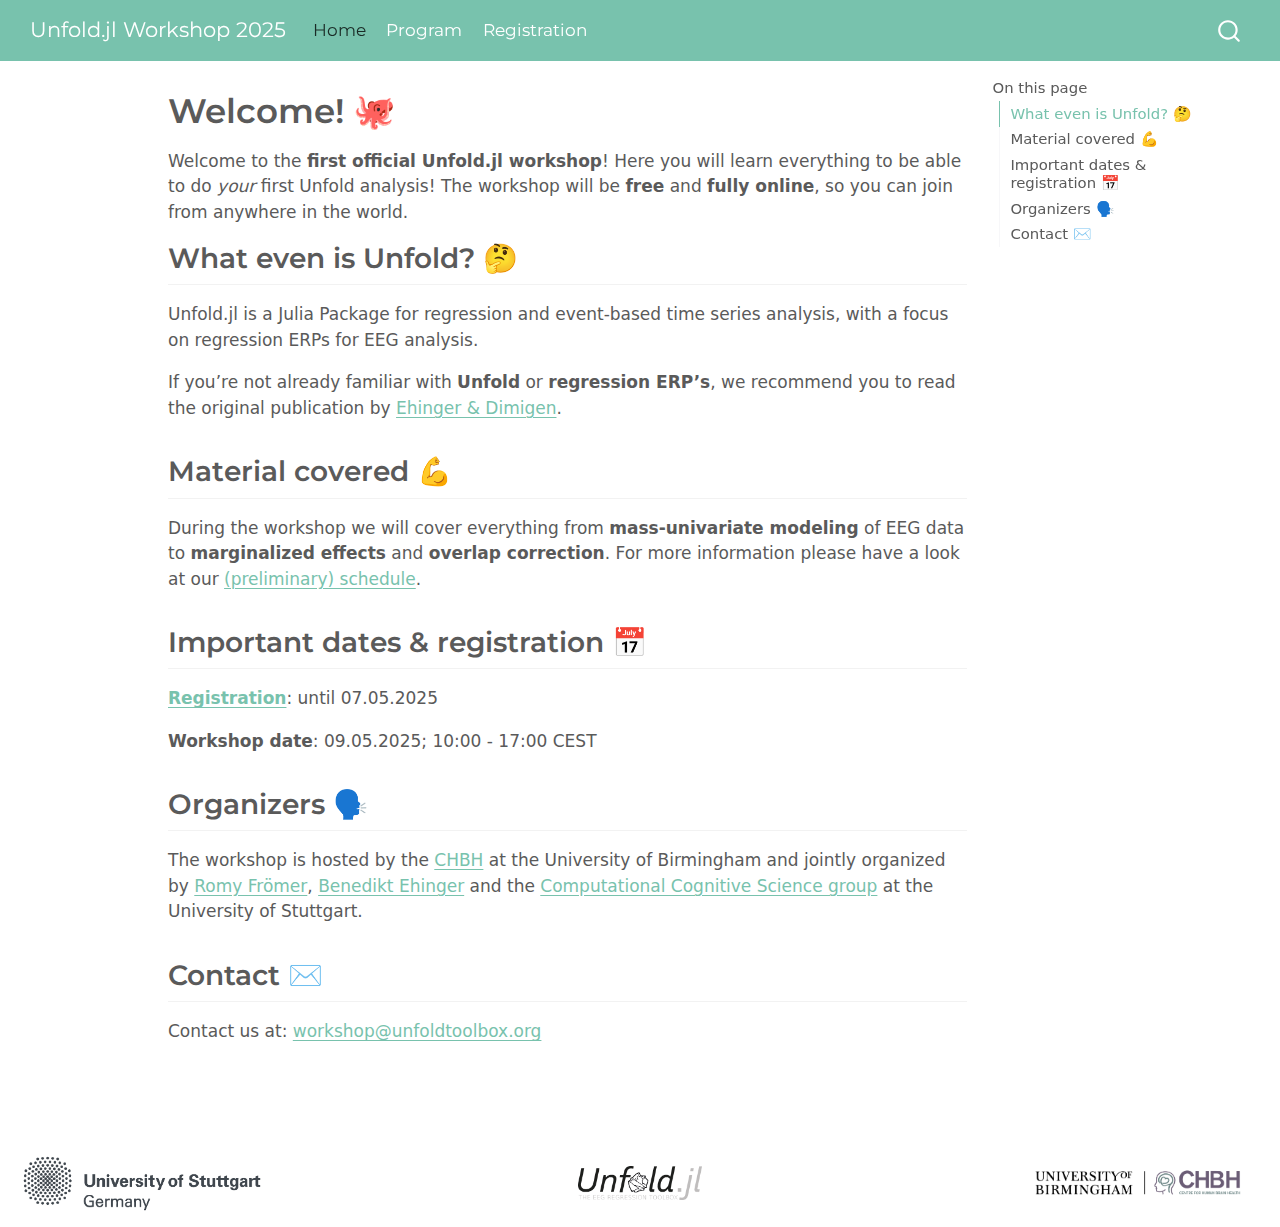
<file: index.html>
<!DOCTYPE html>
<html xmlns="http://www.w3.org/1999/xhtml" lang="en" xml:lang="en"><head>

<meta charset="utf-8">
<meta name="generator" content="quarto-1.6.43">

<meta name="viewport" content="width=device-width, initial-scale=1.0, user-scalable=yes">


<title>Welcome! 🐙 – Unfold.jl Workshop 2025</title>
<style>
code{white-space: pre-wrap;}
span.smallcaps{font-variant: small-caps;}
div.columns{display: flex; gap: min(4vw, 1.5em);}
div.column{flex: auto; overflow-x: auto;}
div.hanging-indent{margin-left: 1.5em; text-indent: -1.5em;}
ul.task-list{list-style: none;}
ul.task-list li input[type="checkbox"] {
  width: 0.8em;
  margin: 0 0.8em 0.2em -1em; /* quarto-specific, see https://github.com/quarto-dev/quarto-cli/issues/4556 */ 
  vertical-align: middle;
}
</style>


<script src="site_libs/quarto-nav/quarto-nav.js"></script>
<script src="site_libs/quarto-nav/headroom.min.js"></script>
<script src="site_libs/clipboard/clipboard.min.js"></script>
<script src="site_libs/quarto-search/autocomplete.umd.js"></script>
<script src="site_libs/quarto-search/fuse.min.js"></script>
<script src="site_libs/quarto-search/quarto-search.js"></script>
<meta name="quarto:offset" content="./">
<script src="site_libs/quarto-html/quarto.js"></script>
<script src="site_libs/quarto-html/popper.min.js"></script>
<script src="site_libs/quarto-html/tippy.umd.min.js"></script>
<script src="site_libs/quarto-html/anchor.min.js"></script>
<link href="site_libs/quarto-html/tippy.css" rel="stylesheet">
<link href="site_libs/quarto-html/quarto-syntax-highlighting-d4d76bf8491c20bad77d141916dc28e1.css" rel="stylesheet" id="quarto-text-highlighting-styles">
<script src="site_libs/bootstrap/bootstrap.min.js"></script>
<link href="site_libs/bootstrap/bootstrap-icons.css" rel="stylesheet">
<link href="site_libs/bootstrap/bootstrap-00ab21ae30b289d2bb57bbc7a98335af.min.css" rel="stylesheet" append-hash="true" id="quarto-bootstrap" data-mode="light">
<script id="quarto-search-options" type="application/json">{
  "location": "navbar",
  "copy-button": false,
  "collapse-after": 3,
  "panel-placement": "end",
  "type": "overlay",
  "limit": 50,
  "keyboard-shortcut": [
    "f",
    "/",
    "s"
  ],
  "show-item-context": false,
  "language": {
    "search-no-results-text": "No results",
    "search-matching-documents-text": "matching documents",
    "search-copy-link-title": "Copy link to search",
    "search-hide-matches-text": "Hide additional matches",
    "search-more-match-text": "more match in this document",
    "search-more-matches-text": "more matches in this document",
    "search-clear-button-title": "Clear",
    "search-text-placeholder": "",
    "search-detached-cancel-button-title": "Cancel",
    "search-submit-button-title": "Submit",
    "search-label": "Search"
  }
}</script>


<link rel="stylesheet" href="styles.css">
</head>

<body class="nav-fixed">

<div id="quarto-search-results"></div>
  <header id="quarto-header" class="headroom fixed-top">
    <nav class="navbar navbar-expand-lg " data-bs-theme="dark">
      <div class="navbar-container container-fluid">
      <div class="navbar-brand-container mx-auto">
    <a class="navbar-brand" href="./index.html">
    <span class="navbar-title">Unfold.jl Workshop 2025</span>
    </a>
  </div>
            <div id="quarto-search" class="" title="Search"></div>
          <button class="navbar-toggler" type="button" data-bs-toggle="collapse" data-bs-target="#navbarCollapse" aria-controls="navbarCollapse" role="menu" aria-expanded="false" aria-label="Toggle navigation" onclick="if (window.quartoToggleHeadroom) { window.quartoToggleHeadroom(); }">
  <span class="navbar-toggler-icon"></span>
</button>
          <div class="collapse navbar-collapse" id="navbarCollapse">
            <ul class="navbar-nav navbar-nav-scroll me-auto">
  <li class="nav-item">
    <a class="nav-link active" href="./index.html" aria-current="page"> 
<span class="menu-text">Home</span></a>
  </li>  
  <li class="nav-item">
    <a class="nav-link" href="./program.html"> 
<span class="menu-text">Program</span></a>
  </li>  
  <li class="nav-item">
    <a class="nav-link" href="./registration.html"> 
<span class="menu-text">Registration</span></a>
  </li>  
</ul>
          </div> <!-- /navcollapse -->
            <div class="quarto-navbar-tools">
</div>
      </div> <!-- /container-fluid -->
    </nav>
</header>
<!-- content -->
<div id="quarto-content" class="quarto-container page-columns page-rows-contents page-layout-article page-navbar">
<!-- sidebar -->
<!-- margin-sidebar -->
    <div id="quarto-margin-sidebar" class="sidebar margin-sidebar">
        <nav id="TOC" role="doc-toc" class="toc-active">
    <h2 id="toc-title">On this page</h2>
   
  <ul>
  <li><a href="#what-even-is-unfold" id="toc-what-even-is-unfold" class="nav-link active" data-scroll-target="#what-even-is-unfold">What even is Unfold? 🤔</a></li>
  <li><a href="#material-covered" id="toc-material-covered" class="nav-link" data-scroll-target="#material-covered">Material covered 💪</a></li>
  <li><a href="#important-dates-registration" id="toc-important-dates-registration" class="nav-link" data-scroll-target="#important-dates-registration">Important dates &amp; registration 📅</a></li>
  <li><a href="#organizers" id="toc-organizers" class="nav-link" data-scroll-target="#organizers">Organizers 🗣️</a></li>
  <li><a href="#contact" id="toc-contact" class="nav-link" data-scroll-target="#contact">Contact ✉️</a></li>
  </ul>
</nav>
    </div>
<!-- main -->
<main class="content" id="quarto-document-content">

<header id="title-block-header" class="quarto-title-block default">
<div class="quarto-title">
<h1 class="title">Welcome! 🐙</h1>
</div>



<div class="quarto-title-meta">

    
  
    
  </div>
  


</header>


<p>Welcome to the <strong>first official Unfold.jl workshop</strong>! Here you will learn everything to be able to do <em>your</em> first Unfold analysis! The workshop will be <strong>free</strong> and <strong>fully online</strong>, so you can join from anywhere in the world.</p>
<section id="what-even-is-unfold" class="level2">
<h2 class="anchored" data-anchor-id="what-even-is-unfold">What even is Unfold? 🤔</h2>
<p>Unfold.jl is a Julia Package for regression and event-based time series analysis, with a focus on regression ERPs for EEG analysis.</p>
<p>If you’re not already familiar with <strong>Unfold</strong> or <strong>regression ERP’s</strong>, we recommend you to read the original publication by <a href="https://peerj.com/articles/7838/">Ehinger &amp; Dimigen</a>.</p>
</section>
<section id="material-covered" class="level2">
<h2 class="anchored" data-anchor-id="material-covered">Material covered 💪</h2>
<p>During the workshop we will cover everything from <strong>mass-univariate modeling</strong> of EEG data to <strong>marginalized effects</strong> and <strong>overlap correction</strong>. For more information please have a look at our <a href="./program.html">(preliminary) schedule</a>.</p>
</section>
<section id="important-dates-registration" class="level2">
<h2 class="anchored" data-anchor-id="important-dates-registration">Important dates &amp; registration 📅</h2>
<p><a href="./registration.html"><strong>Registration</strong></a>: until 07.05.2025</p>
<p><strong>Workshop date</strong>: 09.05.2025; 10:00 - 17:00 CEST</p>
</section>
<section id="organizers" class="level2">
<h2 class="anchored" data-anchor-id="organizers">Organizers 🗣️</h2>
<p>The workshop is hosted by the <a href="https://www.birmingham.ac.uk/research/centres-institutes/human-brain-health">CHBH</a> at the University of Birmingham and jointly organized by <a href="https://www.birmingham.ac.uk/staff/profiles/psychology/froemer-romy">Romy Frömer</a>, <a href="https://benediktehinger.de/blog/science/about-me/">Benedikt Ehinger</a> and the <a href="https://www.s-ccs.de/">Computational Cognitive Science group</a> at the University of Stuttgart.</p>
</section>
<section id="contact" class="level2">
<h2 class="anchored" data-anchor-id="contact">Contact ✉️</h2>
<p>Contact us at: <a href="mailto:workshop@unfoldtoolbox.org">workshop@unfoldtoolbox.org</a></p>


</section>

</main> <!-- /main -->
<script id="quarto-html-after-body" type="application/javascript">
window.document.addEventListener("DOMContentLoaded", function (event) {
  const toggleBodyColorMode = (bsSheetEl) => {
    const mode = bsSheetEl.getAttribute("data-mode");
    const bodyEl = window.document.querySelector("body");
    if (mode === "dark") {
      bodyEl.classList.add("quarto-dark");
      bodyEl.classList.remove("quarto-light");
    } else {
      bodyEl.classList.add("quarto-light");
      bodyEl.classList.remove("quarto-dark");
    }
  }
  const toggleBodyColorPrimary = () => {
    const bsSheetEl = window.document.querySelector("link#quarto-bootstrap");
    if (bsSheetEl) {
      toggleBodyColorMode(bsSheetEl);
    }
  }
  toggleBodyColorPrimary();  
  const icon = "";
  const anchorJS = new window.AnchorJS();
  anchorJS.options = {
    placement: 'right',
    icon: icon
  };
  anchorJS.add('.anchored');
  const isCodeAnnotation = (el) => {
    for (const clz of el.classList) {
      if (clz.startsWith('code-annotation-')) {                     
        return true;
      }
    }
    return false;
  }
  const onCopySuccess = function(e) {
    // button target
    const button = e.trigger;
    // don't keep focus
    button.blur();
    // flash "checked"
    button.classList.add('code-copy-button-checked');
    var currentTitle = button.getAttribute("title");
    button.setAttribute("title", "Copied!");
    let tooltip;
    if (window.bootstrap) {
      button.setAttribute("data-bs-toggle", "tooltip");
      button.setAttribute("data-bs-placement", "left");
      button.setAttribute("data-bs-title", "Copied!");
      tooltip = new bootstrap.Tooltip(button, 
        { trigger: "manual", 
          customClass: "code-copy-button-tooltip",
          offset: [0, -8]});
      tooltip.show();    
    }
    setTimeout(function() {
      if (tooltip) {
        tooltip.hide();
        button.removeAttribute("data-bs-title");
        button.removeAttribute("data-bs-toggle");
        button.removeAttribute("data-bs-placement");
      }
      button.setAttribute("title", currentTitle);
      button.classList.remove('code-copy-button-checked');
    }, 1000);
    // clear code selection
    e.clearSelection();
  }
  const getTextToCopy = function(trigger) {
      const codeEl = trigger.previousElementSibling.cloneNode(true);
      for (const childEl of codeEl.children) {
        if (isCodeAnnotation(childEl)) {
          childEl.remove();
        }
      }
      return codeEl.innerText;
  }
  const clipboard = new window.ClipboardJS('.code-copy-button:not([data-in-quarto-modal])', {
    text: getTextToCopy
  });
  clipboard.on('success', onCopySuccess);
  if (window.document.getElementById('quarto-embedded-source-code-modal')) {
    const clipboardModal = new window.ClipboardJS('.code-copy-button[data-in-quarto-modal]', {
      text: getTextToCopy,
      container: window.document.getElementById('quarto-embedded-source-code-modal')
    });
    clipboardModal.on('success', onCopySuccess);
  }
    var localhostRegex = new RegExp(/^(?:http|https):\/\/localhost\:?[0-9]*\//);
    var mailtoRegex = new RegExp(/^mailto:/);
      var filterRegex = new RegExp("https:\/\/s-ccs\.github\.io\/workshop_unfold_2025\/");
    var isInternal = (href) => {
        return filterRegex.test(href) || localhostRegex.test(href) || mailtoRegex.test(href);
    }
    // Inspect non-navigation links and adorn them if external
 	var links = window.document.querySelectorAll('a[href]:not(.nav-link):not(.navbar-brand):not(.toc-action):not(.sidebar-link):not(.sidebar-item-toggle):not(.pagination-link):not(.no-external):not([aria-hidden]):not(.dropdown-item):not(.quarto-navigation-tool):not(.about-link)');
    for (var i=0; i<links.length; i++) {
      const link = links[i];
      if (!isInternal(link.href)) {
        // undo the damage that might have been done by quarto-nav.js in the case of
        // links that we want to consider external
        if (link.dataset.originalHref !== undefined) {
          link.href = link.dataset.originalHref;
        }
      }
    }
  function tippyHover(el, contentFn, onTriggerFn, onUntriggerFn) {
    const config = {
      allowHTML: true,
      maxWidth: 500,
      delay: 100,
      arrow: false,
      appendTo: function(el) {
          return el.parentElement;
      },
      interactive: true,
      interactiveBorder: 10,
      theme: 'quarto',
      placement: 'bottom-start',
    };
    if (contentFn) {
      config.content = contentFn;
    }
    if (onTriggerFn) {
      config.onTrigger = onTriggerFn;
    }
    if (onUntriggerFn) {
      config.onUntrigger = onUntriggerFn;
    }
    window.tippy(el, config); 
  }
  const noterefs = window.document.querySelectorAll('a[role="doc-noteref"]');
  for (var i=0; i<noterefs.length; i++) {
    const ref = noterefs[i];
    tippyHover(ref, function() {
      // use id or data attribute instead here
      let href = ref.getAttribute('data-footnote-href') || ref.getAttribute('href');
      try { href = new URL(href).hash; } catch {}
      const id = href.replace(/^#\/?/, "");
      const note = window.document.getElementById(id);
      if (note) {
        return note.innerHTML;
      } else {
        return "";
      }
    });
  }
  const xrefs = window.document.querySelectorAll('a.quarto-xref');
  const processXRef = (id, note) => {
    // Strip column container classes
    const stripColumnClz = (el) => {
      el.classList.remove("page-full", "page-columns");
      if (el.children) {
        for (const child of el.children) {
          stripColumnClz(child);
        }
      }
    }
    stripColumnClz(note)
    if (id === null || id.startsWith('sec-')) {
      // Special case sections, only their first couple elements
      const container = document.createElement("div");
      if (note.children && note.children.length > 2) {
        container.appendChild(note.children[0].cloneNode(true));
        for (let i = 1; i < note.children.length; i++) {
          const child = note.children[i];
          if (child.tagName === "P" && child.innerText === "") {
            continue;
          } else {
            container.appendChild(child.cloneNode(true));
            break;
          }
        }
        if (window.Quarto?.typesetMath) {
          window.Quarto.typesetMath(container);
        }
        return container.innerHTML
      } else {
        if (window.Quarto?.typesetMath) {
          window.Quarto.typesetMath(note);
        }
        return note.innerHTML;
      }
    } else {
      // Remove any anchor links if they are present
      const anchorLink = note.querySelector('a.anchorjs-link');
      if (anchorLink) {
        anchorLink.remove();
      }
      if (window.Quarto?.typesetMath) {
        window.Quarto.typesetMath(note);
      }
      if (note.classList.contains("callout")) {
        return note.outerHTML;
      } else {
        return note.innerHTML;
      }
    }
  }
  for (var i=0; i<xrefs.length; i++) {
    const xref = xrefs[i];
    tippyHover(xref, undefined, function(instance) {
      instance.disable();
      let url = xref.getAttribute('href');
      let hash = undefined; 
      if (url.startsWith('#')) {
        hash = url;
      } else {
        try { hash = new URL(url).hash; } catch {}
      }
      if (hash) {
        const id = hash.replace(/^#\/?/, "");
        const note = window.document.getElementById(id);
        if (note !== null) {
          try {
            const html = processXRef(id, note.cloneNode(true));
            instance.setContent(html);
          } finally {
            instance.enable();
            instance.show();
          }
        } else {
          // See if we can fetch this
          fetch(url.split('#')[0])
          .then(res => res.text())
          .then(html => {
            const parser = new DOMParser();
            const htmlDoc = parser.parseFromString(html, "text/html");
            const note = htmlDoc.getElementById(id);
            if (note !== null) {
              const html = processXRef(id, note);
              instance.setContent(html);
            } 
          }).finally(() => {
            instance.enable();
            instance.show();
          });
        }
      } else {
        // See if we can fetch a full url (with no hash to target)
        // This is a special case and we should probably do some content thinning / targeting
        fetch(url)
        .then(res => res.text())
        .then(html => {
          const parser = new DOMParser();
          const htmlDoc = parser.parseFromString(html, "text/html");
          const note = htmlDoc.querySelector('main.content');
          if (note !== null) {
            // This should only happen for chapter cross references
            // (since there is no id in the URL)
            // remove the first header
            if (note.children.length > 0 && note.children[0].tagName === "HEADER") {
              note.children[0].remove();
            }
            const html = processXRef(null, note);
            instance.setContent(html);
          } 
        }).finally(() => {
          instance.enable();
          instance.show();
        });
      }
    }, function(instance) {
    });
  }
      let selectedAnnoteEl;
      const selectorForAnnotation = ( cell, annotation) => {
        let cellAttr = 'data-code-cell="' + cell + '"';
        let lineAttr = 'data-code-annotation="' +  annotation + '"';
        const selector = 'span[' + cellAttr + '][' + lineAttr + ']';
        return selector;
      }
      const selectCodeLines = (annoteEl) => {
        const doc = window.document;
        const targetCell = annoteEl.getAttribute("data-target-cell");
        const targetAnnotation = annoteEl.getAttribute("data-target-annotation");
        const annoteSpan = window.document.querySelector(selectorForAnnotation(targetCell, targetAnnotation));
        const lines = annoteSpan.getAttribute("data-code-lines").split(",");
        const lineIds = lines.map((line) => {
          return targetCell + "-" + line;
        })
        let top = null;
        let height = null;
        let parent = null;
        if (lineIds.length > 0) {
            //compute the position of the single el (top and bottom and make a div)
            const el = window.document.getElementById(lineIds[0]);
            top = el.offsetTop;
            height = el.offsetHeight;
            parent = el.parentElement.parentElement;
          if (lineIds.length > 1) {
            const lastEl = window.document.getElementById(lineIds[lineIds.length - 1]);
            const bottom = lastEl.offsetTop + lastEl.offsetHeight;
            height = bottom - top;
          }
          if (top !== null && height !== null && parent !== null) {
            // cook up a div (if necessary) and position it 
            let div = window.document.getElementById("code-annotation-line-highlight");
            if (div === null) {
              div = window.document.createElement("div");
              div.setAttribute("id", "code-annotation-line-highlight");
              div.style.position = 'absolute';
              parent.appendChild(div);
            }
            div.style.top = top - 2 + "px";
            div.style.height = height + 4 + "px";
            div.style.left = 0;
            let gutterDiv = window.document.getElementById("code-annotation-line-highlight-gutter");
            if (gutterDiv === null) {
              gutterDiv = window.document.createElement("div");
              gutterDiv.setAttribute("id", "code-annotation-line-highlight-gutter");
              gutterDiv.style.position = 'absolute';
              const codeCell = window.document.getElementById(targetCell);
              const gutter = codeCell.querySelector('.code-annotation-gutter');
              gutter.appendChild(gutterDiv);
            }
            gutterDiv.style.top = top - 2 + "px";
            gutterDiv.style.height = height + 4 + "px";
          }
          selectedAnnoteEl = annoteEl;
        }
      };
      const unselectCodeLines = () => {
        const elementsIds = ["code-annotation-line-highlight", "code-annotation-line-highlight-gutter"];
        elementsIds.forEach((elId) => {
          const div = window.document.getElementById(elId);
          if (div) {
            div.remove();
          }
        });
        selectedAnnoteEl = undefined;
      };
        // Handle positioning of the toggle
    window.addEventListener(
      "resize",
      throttle(() => {
        elRect = undefined;
        if (selectedAnnoteEl) {
          selectCodeLines(selectedAnnoteEl);
        }
      }, 10)
    );
    function throttle(fn, ms) {
    let throttle = false;
    let timer;
      return (...args) => {
        if(!throttle) { // first call gets through
            fn.apply(this, args);
            throttle = true;
        } else { // all the others get throttled
            if(timer) clearTimeout(timer); // cancel #2
            timer = setTimeout(() => {
              fn.apply(this, args);
              timer = throttle = false;
            }, ms);
        }
      };
    }
      // Attach click handler to the DT
      const annoteDls = window.document.querySelectorAll('dt[data-target-cell]');
      for (const annoteDlNode of annoteDls) {
        annoteDlNode.addEventListener('click', (event) => {
          const clickedEl = event.target;
          if (clickedEl !== selectedAnnoteEl) {
            unselectCodeLines();
            const activeEl = window.document.querySelector('dt[data-target-cell].code-annotation-active');
            if (activeEl) {
              activeEl.classList.remove('code-annotation-active');
            }
            selectCodeLines(clickedEl);
            clickedEl.classList.add('code-annotation-active');
          } else {
            // Unselect the line
            unselectCodeLines();
            clickedEl.classList.remove('code-annotation-active');
          }
        });
      }
  const findCites = (el) => {
    const parentEl = el.parentElement;
    if (parentEl) {
      const cites = parentEl.dataset.cites;
      if (cites) {
        return {
          el,
          cites: cites.split(' ')
        };
      } else {
        return findCites(el.parentElement)
      }
    } else {
      return undefined;
    }
  };
  var bibliorefs = window.document.querySelectorAll('a[role="doc-biblioref"]');
  for (var i=0; i<bibliorefs.length; i++) {
    const ref = bibliorefs[i];
    const citeInfo = findCites(ref);
    if (citeInfo) {
      tippyHover(citeInfo.el, function() {
        var popup = window.document.createElement('div');
        citeInfo.cites.forEach(function(cite) {
          var citeDiv = window.document.createElement('div');
          citeDiv.classList.add('hanging-indent');
          citeDiv.classList.add('csl-entry');
          var biblioDiv = window.document.getElementById('ref-' + cite);
          if (biblioDiv) {
            citeDiv.innerHTML = biblioDiv.innerHTML;
          }
          popup.appendChild(citeDiv);
        });
        return popup.innerHTML;
      });
    }
  }
});
</script>
</div> <!-- /content -->
<footer class="footer">
  <div class="nav-footer">
    <div class="nav-footer-left">
<p><img src="assets/unistuttgart_logo_englisch.png" class="img-fluid" style="width:60.0%"></p>
</div>   
    <div class="nav-footer-center">
<p><img src="assets/logo_Unfold.jl.png" class="img-fluid" style="width:30.0%"></p>
</div>
    <div class="nav-footer-right">
<p><img src="assets/CHBH-main-landscape.png" class="img-fluid" style="width:60.0%"></p>
</div>
  </div>
</footer>




</body></html>
</file>
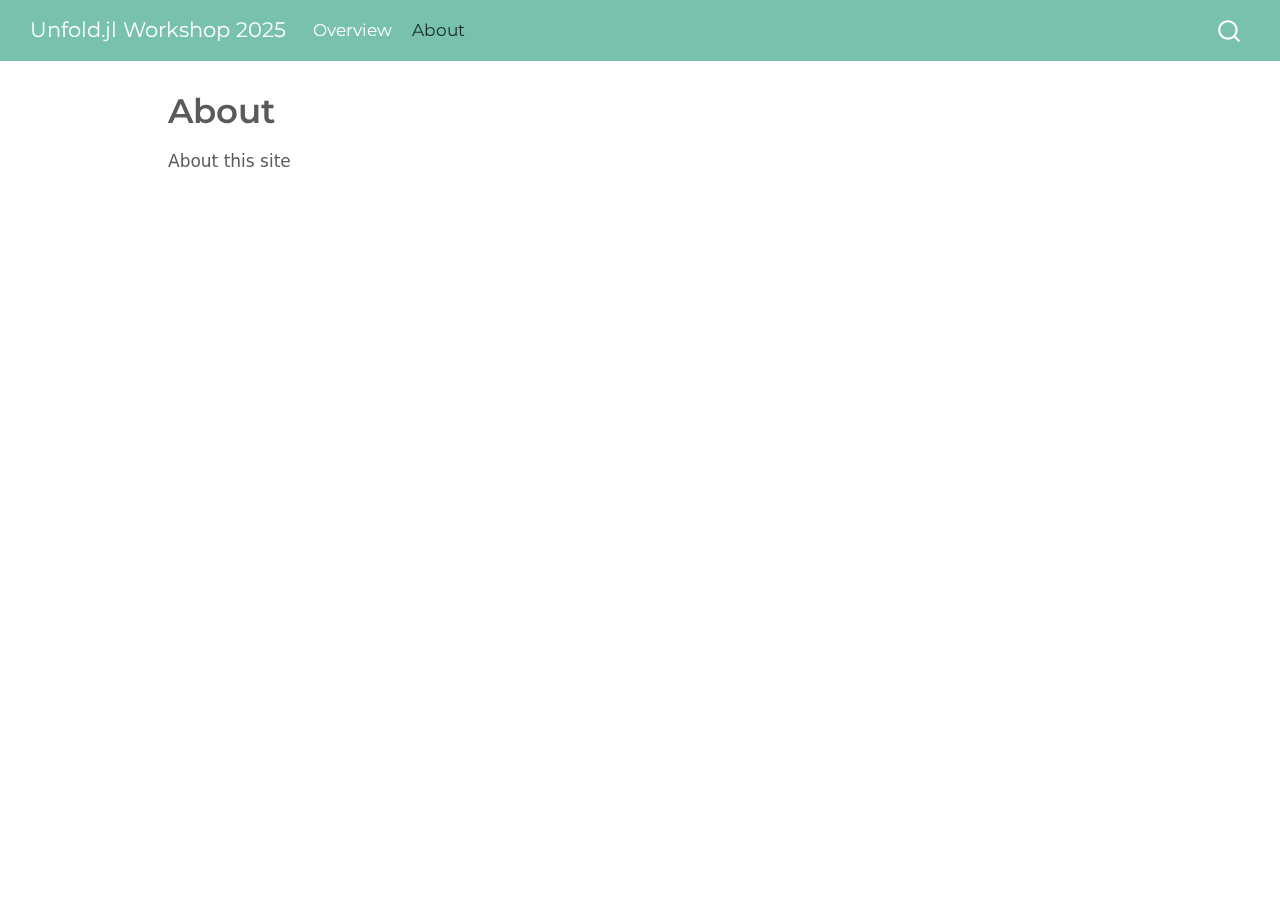
<file: about.html>
<!DOCTYPE html>
<html xmlns="http://www.w3.org/1999/xhtml" lang="en" xml:lang="en"><head>

<meta charset="utf-8">
<meta name="generator" content="quarto-1.6.42">

<meta name="viewport" content="width=device-width, initial-scale=1.0, user-scalable=yes">


<title>About – Unfold.jl Workshop 2025</title>
<style>
code{white-space: pre-wrap;}
span.smallcaps{font-variant: small-caps;}
div.columns{display: flex; gap: min(4vw, 1.5em);}
div.column{flex: auto; overflow-x: auto;}
div.hanging-indent{margin-left: 1.5em; text-indent: -1.5em;}
ul.task-list{list-style: none;}
ul.task-list li input[type="checkbox"] {
  width: 0.8em;
  margin: 0 0.8em 0.2em -1em; /* quarto-specific, see https://github.com/quarto-dev/quarto-cli/issues/4556 */ 
  vertical-align: middle;
}
</style>


<script src="site_libs/quarto-nav/quarto-nav.js"></script>
<script src="site_libs/quarto-nav/headroom.min.js"></script>
<script src="site_libs/clipboard/clipboard.min.js"></script>
<script src="site_libs/quarto-search/autocomplete.umd.js"></script>
<script src="site_libs/quarto-search/fuse.min.js"></script>
<script src="site_libs/quarto-search/quarto-search.js"></script>
<meta name="quarto:offset" content="./">
<script src="site_libs/quarto-html/quarto.js"></script>
<script src="site_libs/quarto-html/popper.min.js"></script>
<script src="site_libs/quarto-html/tippy.umd.min.js"></script>
<script src="site_libs/quarto-html/anchor.min.js"></script>
<link href="site_libs/quarto-html/tippy.css" rel="stylesheet">
<link href="site_libs/quarto-html/quarto-syntax-highlighting-2f5df379a58b258e96c21c0638c20c03.css" rel="stylesheet" id="quarto-text-highlighting-styles">
<script src="site_libs/bootstrap/bootstrap.min.js"></script>
<link href="site_libs/bootstrap/bootstrap-icons.css" rel="stylesheet">
<link href="site_libs/bootstrap/bootstrap-00ab21ae30b289d2bb57bbc7a98335af.min.css" rel="stylesheet" append-hash="true" id="quarto-bootstrap" data-mode="light">
<script id="quarto-search-options" type="application/json">{
  "location": "navbar",
  "copy-button": false,
  "collapse-after": 3,
  "panel-placement": "end",
  "type": "overlay",
  "limit": 50,
  "keyboard-shortcut": [
    "f",
    "/",
    "s"
  ],
  "show-item-context": false,
  "language": {
    "search-no-results-text": "No results",
    "search-matching-documents-text": "matching documents",
    "search-copy-link-title": "Copy link to search",
    "search-hide-matches-text": "Hide additional matches",
    "search-more-match-text": "more match in this document",
    "search-more-matches-text": "more matches in this document",
    "search-clear-button-title": "Clear",
    "search-text-placeholder": "",
    "search-detached-cancel-button-title": "Cancel",
    "search-submit-button-title": "Submit",
    "search-label": "Search"
  }
}</script>


<link rel="stylesheet" href="styles.css">
</head>

<body class="nav-fixed">

<div id="quarto-search-results"></div>
  <header id="quarto-header" class="headroom fixed-top">
    <nav class="navbar navbar-expand-lg " data-bs-theme="dark">
      <div class="navbar-container container-fluid">
      <div class="navbar-brand-container mx-auto">
    <a class="navbar-brand" href="./index.html">
    <span class="navbar-title">Unfold.jl Workshop 2025</span>
    </a>
  </div>
            <div id="quarto-search" class="" title="Search"></div>
          <button class="navbar-toggler" type="button" data-bs-toggle="collapse" data-bs-target="#navbarCollapse" aria-controls="navbarCollapse" role="menu" aria-expanded="false" aria-label="Toggle navigation" onclick="if (window.quartoToggleHeadroom) { window.quartoToggleHeadroom(); }">
  <span class="navbar-toggler-icon"></span>
</button>
          <div class="collapse navbar-collapse" id="navbarCollapse">
            <ul class="navbar-nav navbar-nav-scroll me-auto">
  <li class="nav-item">
    <a class="nav-link" href="./index.html"> 
<span class="menu-text">Overview</span></a>
  </li>  
  <li class="nav-item">
    <a class="nav-link active" href="./about.html" aria-current="page"> 
<span class="menu-text">About</span></a>
  </li>  
</ul>
          </div> <!-- /navcollapse -->
            <div class="quarto-navbar-tools">
</div>
      </div> <!-- /container-fluid -->
    </nav>
</header>
<!-- content -->
<div id="quarto-content" class="quarto-container page-columns page-rows-contents page-layout-article page-navbar">
<!-- sidebar -->
<!-- margin-sidebar -->
    <div id="quarto-margin-sidebar" class="sidebar margin-sidebar zindex-bottom">
        
    </div>
<!-- main -->
<main class="content" id="quarto-document-content">

<header id="title-block-header" class="quarto-title-block default">
<div class="quarto-title">
<h1 class="title">About</h1>
</div>



<div class="quarto-title-meta">

    
  
    
  </div>
  


</header>


<p>About this site</p>



</main> <!-- /main -->
<script id="quarto-html-after-body" type="application/javascript">
window.document.addEventListener("DOMContentLoaded", function (event) {
  const toggleBodyColorMode = (bsSheetEl) => {
    const mode = bsSheetEl.getAttribute("data-mode");
    const bodyEl = window.document.querySelector("body");
    if (mode === "dark") {
      bodyEl.classList.add("quarto-dark");
      bodyEl.classList.remove("quarto-light");
    } else {
      bodyEl.classList.add("quarto-light");
      bodyEl.classList.remove("quarto-dark");
    }
  }
  const toggleBodyColorPrimary = () => {
    const bsSheetEl = window.document.querySelector("link#quarto-bootstrap");
    if (bsSheetEl) {
      toggleBodyColorMode(bsSheetEl);
    }
  }
  toggleBodyColorPrimary();  
  const icon = "";
  const anchorJS = new window.AnchorJS();
  anchorJS.options = {
    placement: 'right',
    icon: icon
  };
  anchorJS.add('.anchored');
  const isCodeAnnotation = (el) => {
    for (const clz of el.classList) {
      if (clz.startsWith('code-annotation-')) {                     
        return true;
      }
    }
    return false;
  }
  const onCopySuccess = function(e) {
    // button target
    const button = e.trigger;
    // don't keep focus
    button.blur();
    // flash "checked"
    button.classList.add('code-copy-button-checked');
    var currentTitle = button.getAttribute("title");
    button.setAttribute("title", "Copied!");
    let tooltip;
    if (window.bootstrap) {
      button.setAttribute("data-bs-toggle", "tooltip");
      button.setAttribute("data-bs-placement", "left");
      button.setAttribute("data-bs-title", "Copied!");
      tooltip = new bootstrap.Tooltip(button, 
        { trigger: "manual", 
          customClass: "code-copy-button-tooltip",
          offset: [0, -8]});
      tooltip.show();    
    }
    setTimeout(function() {
      if (tooltip) {
        tooltip.hide();
        button.removeAttribute("data-bs-title");
        button.removeAttribute("data-bs-toggle");
        button.removeAttribute("data-bs-placement");
      }
      button.setAttribute("title", currentTitle);
      button.classList.remove('code-copy-button-checked');
    }, 1000);
    // clear code selection
    e.clearSelection();
  }
  const getTextToCopy = function(trigger) {
      const codeEl = trigger.previousElementSibling.cloneNode(true);
      for (const childEl of codeEl.children) {
        if (isCodeAnnotation(childEl)) {
          childEl.remove();
        }
      }
      return codeEl.innerText;
  }
  const clipboard = new window.ClipboardJS('.code-copy-button:not([data-in-quarto-modal])', {
    text: getTextToCopy
  });
  clipboard.on('success', onCopySuccess);
  if (window.document.getElementById('quarto-embedded-source-code-modal')) {
    const clipboardModal = new window.ClipboardJS('.code-copy-button[data-in-quarto-modal]', {
      text: getTextToCopy,
      container: window.document.getElementById('quarto-embedded-source-code-modal')
    });
    clipboardModal.on('success', onCopySuccess);
  }
    var localhostRegex = new RegExp(/^(?:http|https):\/\/localhost\:?[0-9]*\//);
    var mailtoRegex = new RegExp(/^mailto:/);
      var filterRegex = new RegExp("https:\/\/s-ccs\.github\.io\/workshop_unfold_2025\/");
    var isInternal = (href) => {
        return filterRegex.test(href) || localhostRegex.test(href) || mailtoRegex.test(href);
    }
    // Inspect non-navigation links and adorn them if external
 	var links = window.document.querySelectorAll('a[href]:not(.nav-link):not(.navbar-brand):not(.toc-action):not(.sidebar-link):not(.sidebar-item-toggle):not(.pagination-link):not(.no-external):not([aria-hidden]):not(.dropdown-item):not(.quarto-navigation-tool):not(.about-link)');
    for (var i=0; i<links.length; i++) {
      const link = links[i];
      if (!isInternal(link.href)) {
        // undo the damage that might have been done by quarto-nav.js in the case of
        // links that we want to consider external
        if (link.dataset.originalHref !== undefined) {
          link.href = link.dataset.originalHref;
        }
      }
    }
  function tippyHover(el, contentFn, onTriggerFn, onUntriggerFn) {
    const config = {
      allowHTML: true,
      maxWidth: 500,
      delay: 100,
      arrow: false,
      appendTo: function(el) {
          return el.parentElement;
      },
      interactive: true,
      interactiveBorder: 10,
      theme: 'quarto',
      placement: 'bottom-start',
    };
    if (contentFn) {
      config.content = contentFn;
    }
    if (onTriggerFn) {
      config.onTrigger = onTriggerFn;
    }
    if (onUntriggerFn) {
      config.onUntrigger = onUntriggerFn;
    }
    window.tippy(el, config); 
  }
  const noterefs = window.document.querySelectorAll('a[role="doc-noteref"]');
  for (var i=0; i<noterefs.length; i++) {
    const ref = noterefs[i];
    tippyHover(ref, function() {
      // use id or data attribute instead here
      let href = ref.getAttribute('data-footnote-href') || ref.getAttribute('href');
      try { href = new URL(href).hash; } catch {}
      const id = href.replace(/^#\/?/, "");
      const note = window.document.getElementById(id);
      if (note) {
        return note.innerHTML;
      } else {
        return "";
      }
    });
  }
  const xrefs = window.document.querySelectorAll('a.quarto-xref');
  const processXRef = (id, note) => {
    // Strip column container classes
    const stripColumnClz = (el) => {
      el.classList.remove("page-full", "page-columns");
      if (el.children) {
        for (const child of el.children) {
          stripColumnClz(child);
        }
      }
    }
    stripColumnClz(note)
    if (id === null || id.startsWith('sec-')) {
      // Special case sections, only their first couple elements
      const container = document.createElement("div");
      if (note.children && note.children.length > 2) {
        container.appendChild(note.children[0].cloneNode(true));
        for (let i = 1; i < note.children.length; i++) {
          const child = note.children[i];
          if (child.tagName === "P" && child.innerText === "") {
            continue;
          } else {
            container.appendChild(child.cloneNode(true));
            break;
          }
        }
        if (window.Quarto?.typesetMath) {
          window.Quarto.typesetMath(container);
        }
        return container.innerHTML
      } else {
        if (window.Quarto?.typesetMath) {
          window.Quarto.typesetMath(note);
        }
        return note.innerHTML;
      }
    } else {
      // Remove any anchor links if they are present
      const anchorLink = note.querySelector('a.anchorjs-link');
      if (anchorLink) {
        anchorLink.remove();
      }
      if (window.Quarto?.typesetMath) {
        window.Quarto.typesetMath(note);
      }
      if (note.classList.contains("callout")) {
        return note.outerHTML;
      } else {
        return note.innerHTML;
      }
    }
  }
  for (var i=0; i<xrefs.length; i++) {
    const xref = xrefs[i];
    tippyHover(xref, undefined, function(instance) {
      instance.disable();
      let url = xref.getAttribute('href');
      let hash = undefined; 
      if (url.startsWith('#')) {
        hash = url;
      } else {
        try { hash = new URL(url).hash; } catch {}
      }
      if (hash) {
        const id = hash.replace(/^#\/?/, "");
        const note = window.document.getElementById(id);
        if (note !== null) {
          try {
            const html = processXRef(id, note.cloneNode(true));
            instance.setContent(html);
          } finally {
            instance.enable();
            instance.show();
          }
        } else {
          // See if we can fetch this
          fetch(url.split('#')[0])
          .then(res => res.text())
          .then(html => {
            const parser = new DOMParser();
            const htmlDoc = parser.parseFromString(html, "text/html");
            const note = htmlDoc.getElementById(id);
            if (note !== null) {
              const html = processXRef(id, note);
              instance.setContent(html);
            } 
          }).finally(() => {
            instance.enable();
            instance.show();
          });
        }
      } else {
        // See if we can fetch a full url (with no hash to target)
        // This is a special case and we should probably do some content thinning / targeting
        fetch(url)
        .then(res => res.text())
        .then(html => {
          const parser = new DOMParser();
          const htmlDoc = parser.parseFromString(html, "text/html");
          const note = htmlDoc.querySelector('main.content');
          if (note !== null) {
            // This should only happen for chapter cross references
            // (since there is no id in the URL)
            // remove the first header
            if (note.children.length > 0 && note.children[0].tagName === "HEADER") {
              note.children[0].remove();
            }
            const html = processXRef(null, note);
            instance.setContent(html);
          } 
        }).finally(() => {
          instance.enable();
          instance.show();
        });
      }
    }, function(instance) {
    });
  }
      let selectedAnnoteEl;
      const selectorForAnnotation = ( cell, annotation) => {
        let cellAttr = 'data-code-cell="' + cell + '"';
        let lineAttr = 'data-code-annotation="' +  annotation + '"';
        const selector = 'span[' + cellAttr + '][' + lineAttr + ']';
        return selector;
      }
      const selectCodeLines = (annoteEl) => {
        const doc = window.document;
        const targetCell = annoteEl.getAttribute("data-target-cell");
        const targetAnnotation = annoteEl.getAttribute("data-target-annotation");
        const annoteSpan = window.document.querySelector(selectorForAnnotation(targetCell, targetAnnotation));
        const lines = annoteSpan.getAttribute("data-code-lines").split(",");
        const lineIds = lines.map((line) => {
          return targetCell + "-" + line;
        })
        let top = null;
        let height = null;
        let parent = null;
        if (lineIds.length > 0) {
            //compute the position of the single el (top and bottom and make a div)
            const el = window.document.getElementById(lineIds[0]);
            top = el.offsetTop;
            height = el.offsetHeight;
            parent = el.parentElement.parentElement;
          if (lineIds.length > 1) {
            const lastEl = window.document.getElementById(lineIds[lineIds.length - 1]);
            const bottom = lastEl.offsetTop + lastEl.offsetHeight;
            height = bottom - top;
          }
          if (top !== null && height !== null && parent !== null) {
            // cook up a div (if necessary) and position it 
            let div = window.document.getElementById("code-annotation-line-highlight");
            if (div === null) {
              div = window.document.createElement("div");
              div.setAttribute("id", "code-annotation-line-highlight");
              div.style.position = 'absolute';
              parent.appendChild(div);
            }
            div.style.top = top - 2 + "px";
            div.style.height = height + 4 + "px";
            div.style.left = 0;
            let gutterDiv = window.document.getElementById("code-annotation-line-highlight-gutter");
            if (gutterDiv === null) {
              gutterDiv = window.document.createElement("div");
              gutterDiv.setAttribute("id", "code-annotation-line-highlight-gutter");
              gutterDiv.style.position = 'absolute';
              const codeCell = window.document.getElementById(targetCell);
              const gutter = codeCell.querySelector('.code-annotation-gutter');
              gutter.appendChild(gutterDiv);
            }
            gutterDiv.style.top = top - 2 + "px";
            gutterDiv.style.height = height + 4 + "px";
          }
          selectedAnnoteEl = annoteEl;
        }
      };
      const unselectCodeLines = () => {
        const elementsIds = ["code-annotation-line-highlight", "code-annotation-line-highlight-gutter"];
        elementsIds.forEach((elId) => {
          const div = window.document.getElementById(elId);
          if (div) {
            div.remove();
          }
        });
        selectedAnnoteEl = undefined;
      };
        // Handle positioning of the toggle
    window.addEventListener(
      "resize",
      throttle(() => {
        elRect = undefined;
        if (selectedAnnoteEl) {
          selectCodeLines(selectedAnnoteEl);
        }
      }, 10)
    );
    function throttle(fn, ms) {
    let throttle = false;
    let timer;
      return (...args) => {
        if(!throttle) { // first call gets through
            fn.apply(this, args);
            throttle = true;
        } else { // all the others get throttled
            if(timer) clearTimeout(timer); // cancel #2
            timer = setTimeout(() => {
              fn.apply(this, args);
              timer = throttle = false;
            }, ms);
        }
      };
    }
      // Attach click handler to the DT
      const annoteDls = window.document.querySelectorAll('dt[data-target-cell]');
      for (const annoteDlNode of annoteDls) {
        annoteDlNode.addEventListener('click', (event) => {
          const clickedEl = event.target;
          if (clickedEl !== selectedAnnoteEl) {
            unselectCodeLines();
            const activeEl = window.document.querySelector('dt[data-target-cell].code-annotation-active');
            if (activeEl) {
              activeEl.classList.remove('code-annotation-active');
            }
            selectCodeLines(clickedEl);
            clickedEl.classList.add('code-annotation-active');
          } else {
            // Unselect the line
            unselectCodeLines();
            clickedEl.classList.remove('code-annotation-active');
          }
        });
      }
  const findCites = (el) => {
    const parentEl = el.parentElement;
    if (parentEl) {
      const cites = parentEl.dataset.cites;
      if (cites) {
        return {
          el,
          cites: cites.split(' ')
        };
      } else {
        return findCites(el.parentElement)
      }
    } else {
      return undefined;
    }
  };
  var bibliorefs = window.document.querySelectorAll('a[role="doc-biblioref"]');
  for (var i=0; i<bibliorefs.length; i++) {
    const ref = bibliorefs[i];
    const citeInfo = findCites(ref);
    if (citeInfo) {
      tippyHover(citeInfo.el, function() {
        var popup = window.document.createElement('div');
        citeInfo.cites.forEach(function(cite) {
          var citeDiv = window.document.createElement('div');
          citeDiv.classList.add('hanging-indent');
          citeDiv.classList.add('csl-entry');
          var biblioDiv = window.document.getElementById('ref-' + cite);
          if (biblioDiv) {
            citeDiv.innerHTML = biblioDiv.innerHTML;
          }
          popup.appendChild(citeDiv);
        });
        return popup.innerHTML;
      });
    }
  }
});
</script>
</div> <!-- /content -->




</body></html>
</file>
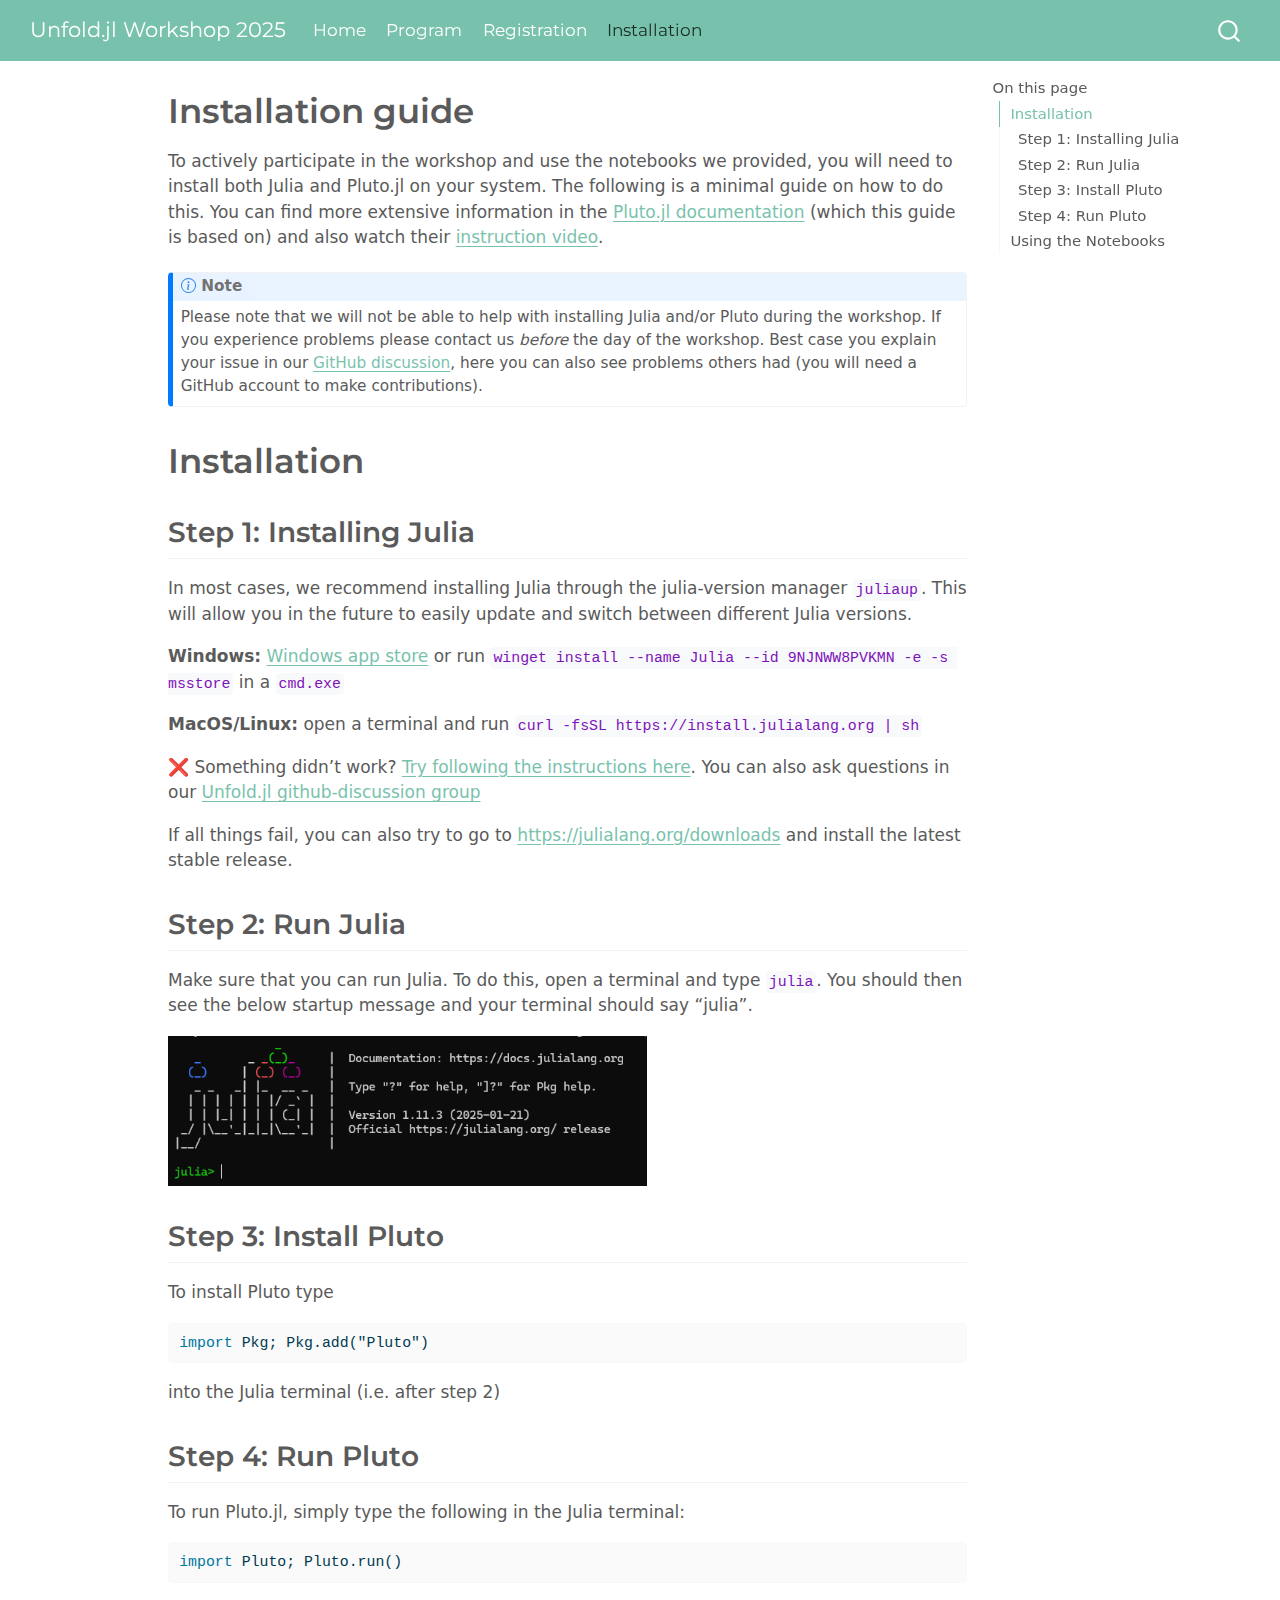
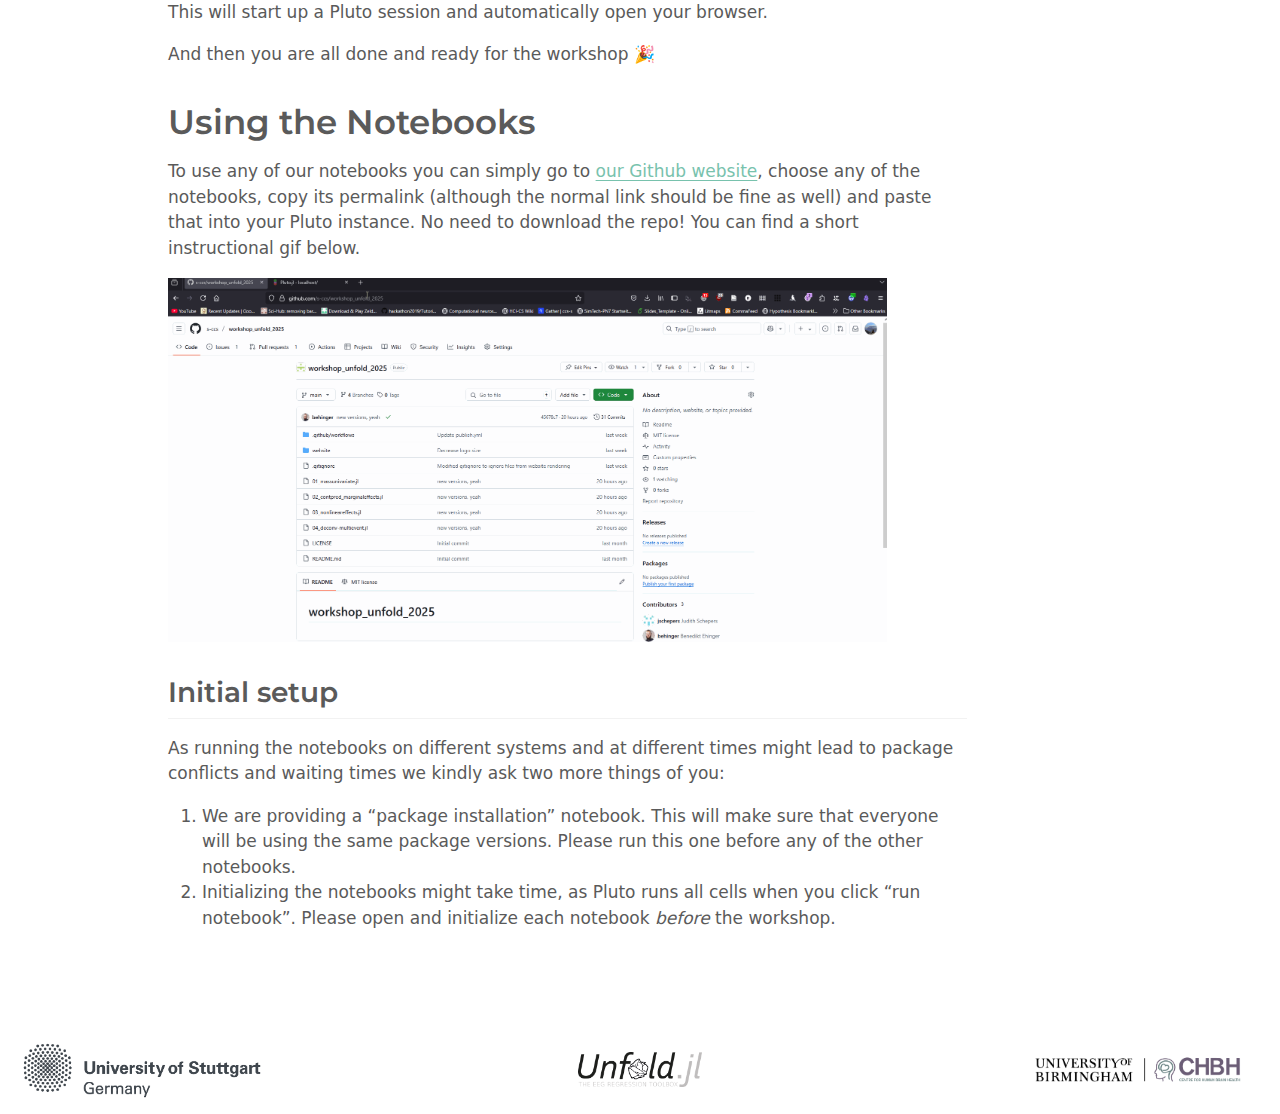
<file: installation.html>
<!DOCTYPE html>
<html xmlns="http://www.w3.org/1999/xhtml" lang="en" xml:lang="en"><head>

<meta charset="utf-8">
<meta name="generator" content="quarto-1.6.43">

<meta name="viewport" content="width=device-width, initial-scale=1.0, user-scalable=yes">


<title>Installation guide – Unfold.jl Workshop 2025</title>
<style>
code{white-space: pre-wrap;}
span.smallcaps{font-variant: small-caps;}
div.columns{display: flex; gap: min(4vw, 1.5em);}
div.column{flex: auto; overflow-x: auto;}
div.hanging-indent{margin-left: 1.5em; text-indent: -1.5em;}
ul.task-list{list-style: none;}
ul.task-list li input[type="checkbox"] {
  width: 0.8em;
  margin: 0 0.8em 0.2em -1em; /* quarto-specific, see https://github.com/quarto-dev/quarto-cli/issues/4556 */ 
  vertical-align: middle;
}
/* CSS for syntax highlighting */
pre > code.sourceCode { white-space: pre; position: relative; }
pre > code.sourceCode > span { line-height: 1.25; }
pre > code.sourceCode > span:empty { height: 1.2em; }
.sourceCode { overflow: visible; }
code.sourceCode > span { color: inherit; text-decoration: inherit; }
div.sourceCode { margin: 1em 0; }
pre.sourceCode { margin: 0; }
@media screen {
div.sourceCode { overflow: auto; }
}
@media print {
pre > code.sourceCode { white-space: pre-wrap; }
pre > code.sourceCode > span { display: inline-block; text-indent: -5em; padding-left: 5em; }
}
pre.numberSource code
  { counter-reset: source-line 0; }
pre.numberSource code > span
  { position: relative; left: -4em; counter-increment: source-line; }
pre.numberSource code > span > a:first-child::before
  { content: counter(source-line);
    position: relative; left: -1em; text-align: right; vertical-align: baseline;
    border: none; display: inline-block;
    -webkit-touch-callout: none; -webkit-user-select: none;
    -khtml-user-select: none; -moz-user-select: none;
    -ms-user-select: none; user-select: none;
    padding: 0 4px; width: 4em;
  }
pre.numberSource { margin-left: 3em;  padding-left: 4px; }
div.sourceCode
  {   }
@media screen {
pre > code.sourceCode > span > a:first-child::before { text-decoration: underline; }
}
</style>


<script src="site_libs/quarto-nav/quarto-nav.js"></script>
<script src="site_libs/quarto-nav/headroom.min.js"></script>
<script src="site_libs/clipboard/clipboard.min.js"></script>
<script src="site_libs/quarto-search/autocomplete.umd.js"></script>
<script src="site_libs/quarto-search/fuse.min.js"></script>
<script src="site_libs/quarto-search/quarto-search.js"></script>
<meta name="quarto:offset" content="./">
<script src="site_libs/quarto-html/quarto.js"></script>
<script src="site_libs/quarto-html/popper.min.js"></script>
<script src="site_libs/quarto-html/tippy.umd.min.js"></script>
<script src="site_libs/quarto-html/anchor.min.js"></script>
<link href="site_libs/quarto-html/tippy.css" rel="stylesheet">
<link href="site_libs/quarto-html/quarto-syntax-highlighting-d4d76bf8491c20bad77d141916dc28e1.css" rel="stylesheet" id="quarto-text-highlighting-styles">
<script src="site_libs/bootstrap/bootstrap.min.js"></script>
<link href="site_libs/bootstrap/bootstrap-icons.css" rel="stylesheet">
<link href="site_libs/bootstrap/bootstrap-a4002926fbee96bf3799f8f6328af390.min.css" rel="stylesheet" append-hash="true" id="quarto-bootstrap" data-mode="light">
<script id="quarto-search-options" type="application/json">{
  "location": "navbar",
  "copy-button": false,
  "collapse-after": 3,
  "panel-placement": "end",
  "type": "overlay",
  "limit": 50,
  "keyboard-shortcut": [
    "f",
    "/",
    "s"
  ],
  "show-item-context": false,
  "language": {
    "search-no-results-text": "No results",
    "search-matching-documents-text": "matching documents",
    "search-copy-link-title": "Copy link to search",
    "search-hide-matches-text": "Hide additional matches",
    "search-more-match-text": "more match in this document",
    "search-more-matches-text": "more matches in this document",
    "search-clear-button-title": "Clear",
    "search-text-placeholder": "",
    "search-detached-cancel-button-title": "Cancel",
    "search-submit-button-title": "Submit",
    "search-label": "Search"
  }
}</script>


<link rel="stylesheet" href="styles.css">
</head>

<body class="nav-fixed">

<div id="quarto-search-results"></div>
  <header id="quarto-header" class="headroom fixed-top">
    <nav class="navbar navbar-expand-lg " data-bs-theme="dark">
      <div class="navbar-container container-fluid">
      <div class="navbar-brand-container mx-auto">
    <a class="navbar-brand" href="./index.html">
    <span class="navbar-title">Unfold.jl Workshop 2025</span>
    </a>
  </div>
            <div id="quarto-search" class="" title="Search"></div>
          <button class="navbar-toggler" type="button" data-bs-toggle="collapse" data-bs-target="#navbarCollapse" aria-controls="navbarCollapse" role="menu" aria-expanded="false" aria-label="Toggle navigation" onclick="if (window.quartoToggleHeadroom) { window.quartoToggleHeadroom(); }">
  <span class="navbar-toggler-icon"></span>
</button>
          <div class="collapse navbar-collapse" id="navbarCollapse">
            <ul class="navbar-nav navbar-nav-scroll me-auto">
  <li class="nav-item">
    <a class="nav-link" href="./index.html"> 
<span class="menu-text">Home</span></a>
  </li>  
  <li class="nav-item">
    <a class="nav-link" href="./program.html"> 
<span class="menu-text">Program</span></a>
  </li>  
  <li class="nav-item">
    <a class="nav-link" href="./registration.html"> 
<span class="menu-text">Registration</span></a>
  </li>  
  <li class="nav-item">
    <a class="nav-link active" href="./installation.html" aria-current="page"> 
<span class="menu-text">Installation</span></a>
  </li>  
</ul>
          </div> <!-- /navcollapse -->
            <div class="quarto-navbar-tools">
</div>
      </div> <!-- /container-fluid -->
    </nav>
</header>
<!-- content -->
<div id="quarto-content" class="quarto-container page-columns page-rows-contents page-layout-article page-navbar">
<!-- sidebar -->
<!-- margin-sidebar -->
    <div id="quarto-margin-sidebar" class="sidebar margin-sidebar">
        <nav id="TOC" role="doc-toc" class="toc-active">
    <h2 id="toc-title">On this page</h2>
   
  <ul>
  <li><a href="#installation" id="toc-installation" class="nav-link active" data-scroll-target="#installation">Installation</a>
  <ul class="collapse">
  <li><a href="#step-1-installing-julia" id="toc-step-1-installing-julia" class="nav-link" data-scroll-target="#step-1-installing-julia">Step 1: Installing Julia</a></li>
  <li><a href="#step-2-run-julia" id="toc-step-2-run-julia" class="nav-link" data-scroll-target="#step-2-run-julia">Step 2: Run Julia</a></li>
  <li><a href="#step-3-install-pluto" id="toc-step-3-install-pluto" class="nav-link" data-scroll-target="#step-3-install-pluto">Step 3: Install Pluto</a></li>
  <li><a href="#step-4-run-pluto" id="toc-step-4-run-pluto" class="nav-link" data-scroll-target="#step-4-run-pluto">Step 4: Run Pluto</a></li>
  </ul></li>
  <li><a href="#using-the-notebooks" id="toc-using-the-notebooks" class="nav-link" data-scroll-target="#using-the-notebooks">Using the Notebooks</a>
  <ul class="collapse">
  <li><a href="#initial-setup" id="toc-initial-setup" class="nav-link" data-scroll-target="#initial-setup">Initial setup</a></li>
  </ul></li>
  </ul>
</nav>
    </div>
<!-- main -->
<main class="content" id="quarto-document-content">

<header id="title-block-header" class="quarto-title-block default">
<div class="quarto-title">
<h1 class="title">Installation guide</h1>
</div>



<div class="quarto-title-meta">

    
  
    
  </div>
  


</header>


<p>To actively participate in the workshop and use the notebooks we provided, you will need to install both Julia and Pluto.jl on your system. The following is a minimal guide on how to do this. You can find more extensive information in the <a href="https://plutojl.org/en/docs/install/">Pluto.jl documentation</a> (which this guide is based on) and also watch their <a href="https://computationalthinking.mit.edu/Fall24/installation/">instruction video</a>.</p>
<div class="callout callout-style-default callout-note callout-titled">
<div class="callout-header d-flex align-content-center">
<div class="callout-icon-container">
<i class="callout-icon"></i>
</div>
<div class="callout-title-container flex-fill">
Note
</div>
</div>
<div class="callout-body-container callout-body">
<p>Please note that we will not be able to help with installing Julia and/or Pluto during the workshop. If you experience problems please contact us <em>before</em> the day of the workshop. Best case you explain your issue in our <a href="https://github.com/unfoldtoolbox/Unfold.jl/discussions/categories/unfold-jl-workshop-2025">GitHub discussion</a>, here you can also see problems others had (you will need a GitHub account to make contributions).</p>
</div>
</div>
<section id="installation" class="level1">
<h1>Installation</h1>
<section id="step-1-installing-julia" class="level2">
<h2 class="anchored" data-anchor-id="step-1-installing-julia">Step 1: Installing Julia</h2>
<p>In most cases, we recommend installing Julia through the julia-version manager <code>juliaup</code>. This will allow you in the future to easily update and switch between different Julia versions.</p>
<p><strong>Windows:</strong> <a href="https://www.microsoft.com/store/apps/9NJNWW8PVKMN">Windows app store</a> or run <code>winget install --name Julia --id 9NJNWW8PVKMN -e -s msstore</code> in a <code>cmd.exe</code></p>
<p><strong>MacOS/Linux:</strong> open a terminal and run <code>curl -fsSL https://install.julialang.org | sh</code></p>
<p>❌ Something didn’t work? <a href="https://github.com/JuliaLang/juliaup">Try following the instructions here</a>. You can also ask questions in our <a href="https://github.com/unfoldtoolbox/Unfold.jl/discussions/categories/unfold-jl-workshop-2025">Unfold.jl github-discussion group</a></p>
<p>If all things fail, you can also try to go to <a href="https://julialang.org/downloads">https://julialang.org/downloads</a> and install the latest stable release.</p>
</section>
<section id="step-2-run-julia" class="level2">
<h2 class="anchored" data-anchor-id="step-2-run-julia">Step 2: Run Julia</h2>
<p>Make sure that you can run Julia. To do this, open a terminal and type <code>julia</code>. You should then see the below startup message and your terminal should say “julia”.</p>
<p><img src="./assets/JuliaStartup.png" class="img-fluid" style="width:60.0%"></p>
</section>
<section id="step-3-install-pluto" class="level2">
<h2 class="anchored" data-anchor-id="step-3-install-pluto">Step 3: Install Pluto</h2>
<p>To install Pluto type</p>
<div class="sourceCode" id="cb1"><pre class="sourceCode julia code-with-copy"><code class="sourceCode julia"><span id="cb1-1"><a href="#cb1-1" aria-hidden="true" tabindex="-1"></a><span class="im">import</span> <span class="bu">Pkg;</span> Pkg.add("Pluto")</span></code><button title="Copy to Clipboard" class="code-copy-button"><i class="bi"></i></button></pre></div>
<p>into the Julia terminal (i.e.&nbsp;after step 2)</p>
</section>
<section id="step-4-run-pluto" class="level2">
<h2 class="anchored" data-anchor-id="step-4-run-pluto">Step 4: Run Pluto</h2>
<p>To run Pluto.jl, simply type the following in the Julia terminal:</p>
<div class="sourceCode" id="cb2"><pre class="sourceCode julia code-with-copy"><code class="sourceCode julia"><span id="cb2-1"><a href="#cb2-1" aria-hidden="true" tabindex="-1"></a><span class="im">import</span> <span class="bu">Pluto;</span> Pluto.run()</span></code><button title="Copy to Clipboard" class="code-copy-button"><i class="bi"></i></button></pre></div>
<p>This will start up a Pluto session and automatically open your browser.</p>
<p>And then you are all done and ready for the workshop 🎉</p>
</section>
</section>
<section id="using-the-notebooks" class="level1">
<h1>Using the Notebooks</h1>
<p>To use any of our notebooks you can simply go to <a href="https://github.com/s-ccs/workshop_unfold_2025">our Github website</a>, choose any of the notebooks, copy its permalink (although the normal link should be fine as well) and paste that into your Pluto instance. No need to download the repo! You can find a short instructional gif below.</p>
<p><img src="./assets/PlutoScreenRecording.gif" class="img-fluid" style="width:90.0%"></p>
<section id="initial-setup" class="level2">
<h2 class="anchored" data-anchor-id="initial-setup">Initial setup</h2>
<p>As running the notebooks on different systems and at different times might lead to package conflicts and waiting times we kindly ask two more things of you:</p>
<ol type="1">
<li>We are providing a “package installation” notebook. This will make sure that everyone will be using the same package versions. Please run this one before any of the other notebooks.</li>
<li>Initializing the notebooks might take time, as Pluto runs all cells when you click “run notebook”. Please open and initialize each notebook <em>before</em> the workshop.</li>
</ol>


</section>
</section>

</main> <!-- /main -->
<script id="quarto-html-after-body" type="application/javascript">
window.document.addEventListener("DOMContentLoaded", function (event) {
  const toggleBodyColorMode = (bsSheetEl) => {
    const mode = bsSheetEl.getAttribute("data-mode");
    const bodyEl = window.document.querySelector("body");
    if (mode === "dark") {
      bodyEl.classList.add("quarto-dark");
      bodyEl.classList.remove("quarto-light");
    } else {
      bodyEl.classList.add("quarto-light");
      bodyEl.classList.remove("quarto-dark");
    }
  }
  const toggleBodyColorPrimary = () => {
    const bsSheetEl = window.document.querySelector("link#quarto-bootstrap");
    if (bsSheetEl) {
      toggleBodyColorMode(bsSheetEl);
    }
  }
  toggleBodyColorPrimary();  
  const icon = "";
  const anchorJS = new window.AnchorJS();
  anchorJS.options = {
    placement: 'right',
    icon: icon
  };
  anchorJS.add('.anchored');
  const isCodeAnnotation = (el) => {
    for (const clz of el.classList) {
      if (clz.startsWith('code-annotation-')) {                     
        return true;
      }
    }
    return false;
  }
  const onCopySuccess = function(e) {
    // button target
    const button = e.trigger;
    // don't keep focus
    button.blur();
    // flash "checked"
    button.classList.add('code-copy-button-checked');
    var currentTitle = button.getAttribute("title");
    button.setAttribute("title", "Copied!");
    let tooltip;
    if (window.bootstrap) {
      button.setAttribute("data-bs-toggle", "tooltip");
      button.setAttribute("data-bs-placement", "left");
      button.setAttribute("data-bs-title", "Copied!");
      tooltip = new bootstrap.Tooltip(button, 
        { trigger: "manual", 
          customClass: "code-copy-button-tooltip",
          offset: [0, -8]});
      tooltip.show();    
    }
    setTimeout(function() {
      if (tooltip) {
        tooltip.hide();
        button.removeAttribute("data-bs-title");
        button.removeAttribute("data-bs-toggle");
        button.removeAttribute("data-bs-placement");
      }
      button.setAttribute("title", currentTitle);
      button.classList.remove('code-copy-button-checked');
    }, 1000);
    // clear code selection
    e.clearSelection();
  }
  const getTextToCopy = function(trigger) {
      const codeEl = trigger.previousElementSibling.cloneNode(true);
      for (const childEl of codeEl.children) {
        if (isCodeAnnotation(childEl)) {
          childEl.remove();
        }
      }
      return codeEl.innerText;
  }
  const clipboard = new window.ClipboardJS('.code-copy-button:not([data-in-quarto-modal])', {
    text: getTextToCopy
  });
  clipboard.on('success', onCopySuccess);
  if (window.document.getElementById('quarto-embedded-source-code-modal')) {
    const clipboardModal = new window.ClipboardJS('.code-copy-button[data-in-quarto-modal]', {
      text: getTextToCopy,
      container: window.document.getElementById('quarto-embedded-source-code-modal')
    });
    clipboardModal.on('success', onCopySuccess);
  }
    var localhostRegex = new RegExp(/^(?:http|https):\/\/localhost\:?[0-9]*\//);
    var mailtoRegex = new RegExp(/^mailto:/);
      var filterRegex = new RegExp("https:\/\/s-ccs\.github\.io\/workshop_unfold_2025\/");
    var isInternal = (href) => {
        return filterRegex.test(href) || localhostRegex.test(href) || mailtoRegex.test(href);
    }
    // Inspect non-navigation links and adorn them if external
 	var links = window.document.querySelectorAll('a[href]:not(.nav-link):not(.navbar-brand):not(.toc-action):not(.sidebar-link):not(.sidebar-item-toggle):not(.pagination-link):not(.no-external):not([aria-hidden]):not(.dropdown-item):not(.quarto-navigation-tool):not(.about-link)');
    for (var i=0; i<links.length; i++) {
      const link = links[i];
      if (!isInternal(link.href)) {
        // undo the damage that might have been done by quarto-nav.js in the case of
        // links that we want to consider external
        if (link.dataset.originalHref !== undefined) {
          link.href = link.dataset.originalHref;
        }
      }
    }
  function tippyHover(el, contentFn, onTriggerFn, onUntriggerFn) {
    const config = {
      allowHTML: true,
      maxWidth: 500,
      delay: 100,
      arrow: false,
      appendTo: function(el) {
          return el.parentElement;
      },
      interactive: true,
      interactiveBorder: 10,
      theme: 'quarto',
      placement: 'bottom-start',
    };
    if (contentFn) {
      config.content = contentFn;
    }
    if (onTriggerFn) {
      config.onTrigger = onTriggerFn;
    }
    if (onUntriggerFn) {
      config.onUntrigger = onUntriggerFn;
    }
    window.tippy(el, config); 
  }
  const noterefs = window.document.querySelectorAll('a[role="doc-noteref"]');
  for (var i=0; i<noterefs.length; i++) {
    const ref = noterefs[i];
    tippyHover(ref, function() {
      // use id or data attribute instead here
      let href = ref.getAttribute('data-footnote-href') || ref.getAttribute('href');
      try { href = new URL(href).hash; } catch {}
      const id = href.replace(/^#\/?/, "");
      const note = window.document.getElementById(id);
      if (note) {
        return note.innerHTML;
      } else {
        return "";
      }
    });
  }
  const xrefs = window.document.querySelectorAll('a.quarto-xref');
  const processXRef = (id, note) => {
    // Strip column container classes
    const stripColumnClz = (el) => {
      el.classList.remove("page-full", "page-columns");
      if (el.children) {
        for (const child of el.children) {
          stripColumnClz(child);
        }
      }
    }
    stripColumnClz(note)
    if (id === null || id.startsWith('sec-')) {
      // Special case sections, only their first couple elements
      const container = document.createElement("div");
      if (note.children && note.children.length > 2) {
        container.appendChild(note.children[0].cloneNode(true));
        for (let i = 1; i < note.children.length; i++) {
          const child = note.children[i];
          if (child.tagName === "P" && child.innerText === "") {
            continue;
          } else {
            container.appendChild(child.cloneNode(true));
            break;
          }
        }
        if (window.Quarto?.typesetMath) {
          window.Quarto.typesetMath(container);
        }
        return container.innerHTML
      } else {
        if (window.Quarto?.typesetMath) {
          window.Quarto.typesetMath(note);
        }
        return note.innerHTML;
      }
    } else {
      // Remove any anchor links if they are present
      const anchorLink = note.querySelector('a.anchorjs-link');
      if (anchorLink) {
        anchorLink.remove();
      }
      if (window.Quarto?.typesetMath) {
        window.Quarto.typesetMath(note);
      }
      if (note.classList.contains("callout")) {
        return note.outerHTML;
      } else {
        return note.innerHTML;
      }
    }
  }
  for (var i=0; i<xrefs.length; i++) {
    const xref = xrefs[i];
    tippyHover(xref, undefined, function(instance) {
      instance.disable();
      let url = xref.getAttribute('href');
      let hash = undefined; 
      if (url.startsWith('#')) {
        hash = url;
      } else {
        try { hash = new URL(url).hash; } catch {}
      }
      if (hash) {
        const id = hash.replace(/^#\/?/, "");
        const note = window.document.getElementById(id);
        if (note !== null) {
          try {
            const html = processXRef(id, note.cloneNode(true));
            instance.setContent(html);
          } finally {
            instance.enable();
            instance.show();
          }
        } else {
          // See if we can fetch this
          fetch(url.split('#')[0])
          .then(res => res.text())
          .then(html => {
            const parser = new DOMParser();
            const htmlDoc = parser.parseFromString(html, "text/html");
            const note = htmlDoc.getElementById(id);
            if (note !== null) {
              const html = processXRef(id, note);
              instance.setContent(html);
            } 
          }).finally(() => {
            instance.enable();
            instance.show();
          });
        }
      } else {
        // See if we can fetch a full url (with no hash to target)
        // This is a special case and we should probably do some content thinning / targeting
        fetch(url)
        .then(res => res.text())
        .then(html => {
          const parser = new DOMParser();
          const htmlDoc = parser.parseFromString(html, "text/html");
          const note = htmlDoc.querySelector('main.content');
          if (note !== null) {
            // This should only happen for chapter cross references
            // (since there is no id in the URL)
            // remove the first header
            if (note.children.length > 0 && note.children[0].tagName === "HEADER") {
              note.children[0].remove();
            }
            const html = processXRef(null, note);
            instance.setContent(html);
          } 
        }).finally(() => {
          instance.enable();
          instance.show();
        });
      }
    }, function(instance) {
    });
  }
      let selectedAnnoteEl;
      const selectorForAnnotation = ( cell, annotation) => {
        let cellAttr = 'data-code-cell="' + cell + '"';
        let lineAttr = 'data-code-annotation="' +  annotation + '"';
        const selector = 'span[' + cellAttr + '][' + lineAttr + ']';
        return selector;
      }
      const selectCodeLines = (annoteEl) => {
        const doc = window.document;
        const targetCell = annoteEl.getAttribute("data-target-cell");
        const targetAnnotation = annoteEl.getAttribute("data-target-annotation");
        const annoteSpan = window.document.querySelector(selectorForAnnotation(targetCell, targetAnnotation));
        const lines = annoteSpan.getAttribute("data-code-lines").split(",");
        const lineIds = lines.map((line) => {
          return targetCell + "-" + line;
        })
        let top = null;
        let height = null;
        let parent = null;
        if (lineIds.length > 0) {
            //compute the position of the single el (top and bottom and make a div)
            const el = window.document.getElementById(lineIds[0]);
            top = el.offsetTop;
            height = el.offsetHeight;
            parent = el.parentElement.parentElement;
          if (lineIds.length > 1) {
            const lastEl = window.document.getElementById(lineIds[lineIds.length - 1]);
            const bottom = lastEl.offsetTop + lastEl.offsetHeight;
            height = bottom - top;
          }
          if (top !== null && height !== null && parent !== null) {
            // cook up a div (if necessary) and position it 
            let div = window.document.getElementById("code-annotation-line-highlight");
            if (div === null) {
              div = window.document.createElement("div");
              div.setAttribute("id", "code-annotation-line-highlight");
              div.style.position = 'absolute';
              parent.appendChild(div);
            }
            div.style.top = top - 2 + "px";
            div.style.height = height + 4 + "px";
            div.style.left = 0;
            let gutterDiv = window.document.getElementById("code-annotation-line-highlight-gutter");
            if (gutterDiv === null) {
              gutterDiv = window.document.createElement("div");
              gutterDiv.setAttribute("id", "code-annotation-line-highlight-gutter");
              gutterDiv.style.position = 'absolute';
              const codeCell = window.document.getElementById(targetCell);
              const gutter = codeCell.querySelector('.code-annotation-gutter');
              gutter.appendChild(gutterDiv);
            }
            gutterDiv.style.top = top - 2 + "px";
            gutterDiv.style.height = height + 4 + "px";
          }
          selectedAnnoteEl = annoteEl;
        }
      };
      const unselectCodeLines = () => {
        const elementsIds = ["code-annotation-line-highlight", "code-annotation-line-highlight-gutter"];
        elementsIds.forEach((elId) => {
          const div = window.document.getElementById(elId);
          if (div) {
            div.remove();
          }
        });
        selectedAnnoteEl = undefined;
      };
        // Handle positioning of the toggle
    window.addEventListener(
      "resize",
      throttle(() => {
        elRect = undefined;
        if (selectedAnnoteEl) {
          selectCodeLines(selectedAnnoteEl);
        }
      }, 10)
    );
    function throttle(fn, ms) {
    let throttle = false;
    let timer;
      return (...args) => {
        if(!throttle) { // first call gets through
            fn.apply(this, args);
            throttle = true;
        } else { // all the others get throttled
            if(timer) clearTimeout(timer); // cancel #2
            timer = setTimeout(() => {
              fn.apply(this, args);
              timer = throttle = false;
            }, ms);
        }
      };
    }
      // Attach click handler to the DT
      const annoteDls = window.document.querySelectorAll('dt[data-target-cell]');
      for (const annoteDlNode of annoteDls) {
        annoteDlNode.addEventListener('click', (event) => {
          const clickedEl = event.target;
          if (clickedEl !== selectedAnnoteEl) {
            unselectCodeLines();
            const activeEl = window.document.querySelector('dt[data-target-cell].code-annotation-active');
            if (activeEl) {
              activeEl.classList.remove('code-annotation-active');
            }
            selectCodeLines(clickedEl);
            clickedEl.classList.add('code-annotation-active');
          } else {
            // Unselect the line
            unselectCodeLines();
            clickedEl.classList.remove('code-annotation-active');
          }
        });
      }
  const findCites = (el) => {
    const parentEl = el.parentElement;
    if (parentEl) {
      const cites = parentEl.dataset.cites;
      if (cites) {
        return {
          el,
          cites: cites.split(' ')
        };
      } else {
        return findCites(el.parentElement)
      }
    } else {
      return undefined;
    }
  };
  var bibliorefs = window.document.querySelectorAll('a[role="doc-biblioref"]');
  for (var i=0; i<bibliorefs.length; i++) {
    const ref = bibliorefs[i];
    const citeInfo = findCites(ref);
    if (citeInfo) {
      tippyHover(citeInfo.el, function() {
        var popup = window.document.createElement('div');
        citeInfo.cites.forEach(function(cite) {
          var citeDiv = window.document.createElement('div');
          citeDiv.classList.add('hanging-indent');
          citeDiv.classList.add('csl-entry');
          var biblioDiv = window.document.getElementById('ref-' + cite);
          if (biblioDiv) {
            citeDiv.innerHTML = biblioDiv.innerHTML;
          }
          popup.appendChild(citeDiv);
        });
        return popup.innerHTML;
      });
    }
  }
});
</script>
</div> <!-- /content -->
<footer class="footer">
  <div class="nav-footer">
    <div class="nav-footer-left">
<p><img src="assets/unistuttgart_logo_englisch.png" class="img-fluid" style="width:60.0%"></p>
</div>   
    <div class="nav-footer-center">
<p><img src="assets/logo_Unfold.jl.png" class="img-fluid" style="width:30.0%"></p>
</div>
    <div class="nav-footer-right">
<p><img src="assets/CHBH-main-landscape.png" class="img-fluid" style="width:60.0%"></p>
</div>
  </div>
</footer>




</body></html>
</file>
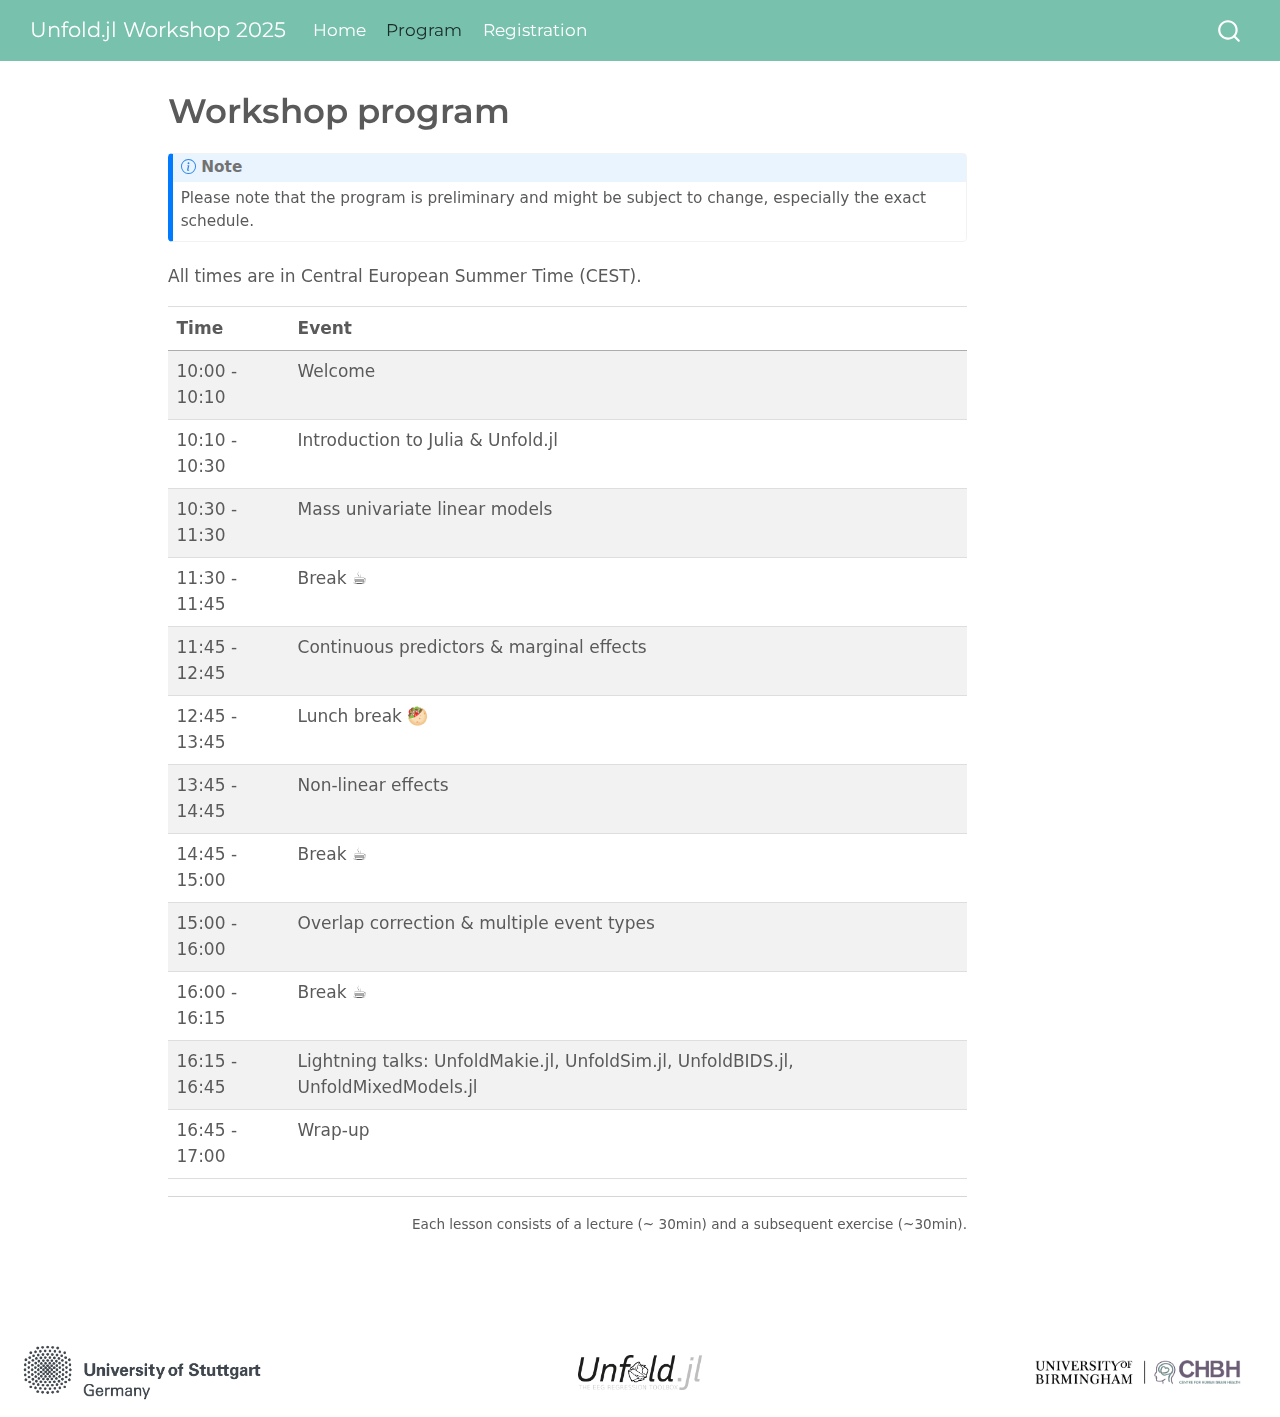
<file: program.html>
<!DOCTYPE html>
<html xmlns="http://www.w3.org/1999/xhtml" lang="en" xml:lang="en"><head>

<meta charset="utf-8">
<meta name="generator" content="quarto-1.6.43">

<meta name="viewport" content="width=device-width, initial-scale=1.0, user-scalable=yes">


<title>Workshop program – Unfold.jl Workshop 2025</title>
<style>
code{white-space: pre-wrap;}
span.smallcaps{font-variant: small-caps;}
div.columns{display: flex; gap: min(4vw, 1.5em);}
div.column{flex: auto; overflow-x: auto;}
div.hanging-indent{margin-left: 1.5em; text-indent: -1.5em;}
ul.task-list{list-style: none;}
ul.task-list li input[type="checkbox"] {
  width: 0.8em;
  margin: 0 0.8em 0.2em -1em; /* quarto-specific, see https://github.com/quarto-dev/quarto-cli/issues/4556 */ 
  vertical-align: middle;
}
</style>


<script src="site_libs/quarto-nav/quarto-nav.js"></script>
<script src="site_libs/quarto-nav/headroom.min.js"></script>
<script src="site_libs/clipboard/clipboard.min.js"></script>
<script src="site_libs/quarto-search/autocomplete.umd.js"></script>
<script src="site_libs/quarto-search/fuse.min.js"></script>
<script src="site_libs/quarto-search/quarto-search.js"></script>
<meta name="quarto:offset" content="./">
<script src="site_libs/quarto-html/quarto.js"></script>
<script src="site_libs/quarto-html/popper.min.js"></script>
<script src="site_libs/quarto-html/tippy.umd.min.js"></script>
<script src="site_libs/quarto-html/anchor.min.js"></script>
<link href="site_libs/quarto-html/tippy.css" rel="stylesheet">
<link href="site_libs/quarto-html/quarto-syntax-highlighting-d4d76bf8491c20bad77d141916dc28e1.css" rel="stylesheet" id="quarto-text-highlighting-styles">
<script src="site_libs/bootstrap/bootstrap.min.js"></script>
<link href="site_libs/bootstrap/bootstrap-icons.css" rel="stylesheet">
<link href="site_libs/bootstrap/bootstrap-00ab21ae30b289d2bb57bbc7a98335af.min.css" rel="stylesheet" append-hash="true" id="quarto-bootstrap" data-mode="light">
<script id="quarto-search-options" type="application/json">{
  "location": "navbar",
  "copy-button": false,
  "collapse-after": 3,
  "panel-placement": "end",
  "type": "overlay",
  "limit": 50,
  "keyboard-shortcut": [
    "f",
    "/",
    "s"
  ],
  "show-item-context": false,
  "language": {
    "search-no-results-text": "No results",
    "search-matching-documents-text": "matching documents",
    "search-copy-link-title": "Copy link to search",
    "search-hide-matches-text": "Hide additional matches",
    "search-more-match-text": "more match in this document",
    "search-more-matches-text": "more matches in this document",
    "search-clear-button-title": "Clear",
    "search-text-placeholder": "",
    "search-detached-cancel-button-title": "Cancel",
    "search-submit-button-title": "Submit",
    "search-label": "Search"
  }
}</script>


<link rel="stylesheet" href="styles.css">
</head>

<body class="nav-fixed">

<div id="quarto-search-results"></div>
  <header id="quarto-header" class="headroom fixed-top">
    <nav class="navbar navbar-expand-lg " data-bs-theme="dark">
      <div class="navbar-container container-fluid">
      <div class="navbar-brand-container mx-auto">
    <a class="navbar-brand" href="./index.html">
    <span class="navbar-title">Unfold.jl Workshop 2025</span>
    </a>
  </div>
            <div id="quarto-search" class="" title="Search"></div>
          <button class="navbar-toggler" type="button" data-bs-toggle="collapse" data-bs-target="#navbarCollapse" aria-controls="navbarCollapse" role="menu" aria-expanded="false" aria-label="Toggle navigation" onclick="if (window.quartoToggleHeadroom) { window.quartoToggleHeadroom(); }">
  <span class="navbar-toggler-icon"></span>
</button>
          <div class="collapse navbar-collapse" id="navbarCollapse">
            <ul class="navbar-nav navbar-nav-scroll me-auto">
  <li class="nav-item">
    <a class="nav-link" href="./index.html"> 
<span class="menu-text">Home</span></a>
  </li>  
  <li class="nav-item">
    <a class="nav-link active" href="./program.html" aria-current="page"> 
<span class="menu-text">Program</span></a>
  </li>  
  <li class="nav-item">
    <a class="nav-link" href="./registration.html"> 
<span class="menu-text">Registration</span></a>
  </li>  
</ul>
          </div> <!-- /navcollapse -->
            <div class="quarto-navbar-tools">
</div>
      </div> <!-- /container-fluid -->
    </nav>
</header>
<!-- content -->
<div id="quarto-content" class="quarto-container page-columns page-rows-contents page-layout-article page-navbar">
<!-- sidebar -->
<!-- margin-sidebar -->
    <div id="quarto-margin-sidebar" class="sidebar margin-sidebar zindex-bottom">
        
    </div>
<!-- main -->
<main class="content" id="quarto-document-content">

<header id="title-block-header" class="quarto-title-block default">
<div class="quarto-title">
<h1 class="title">Workshop program</h1>
</div>



<div class="quarto-title-meta">

    
  
    
  </div>
  


</header>


<div class="callout callout-style-default callout-note callout-titled">
<div class="callout-header d-flex align-content-center">
<div class="callout-icon-container">
<i class="callout-icon"></i>
</div>
<div class="callout-title-container flex-fill">
Note
</div>
</div>
<div class="callout-body-container callout-body">
<p>Please note that the program is preliminary and might be subject to change, especially the exact schedule.</p>
</div>
</div>
<p>All times are in Central European Summer Time (CEST).</p>
<table class="table-hover table-striped caption-top table">
<colgroup>
<col style="width: 15%">
<col style="width: 84%">
</colgroup>
<thead>
<tr class="header">
<th>Time</th>
<th>Event</th>
</tr>
</thead>
<tbody>
<tr class="odd">
<td>10:00 - 10:10</td>
<td>Welcome</td>
</tr>
<tr class="even">
<td>10:10 - 10:30</td>
<td>Introduction to Julia &amp; Unfold.jl</td>
</tr>
<tr class="odd">
<td>10:30 - 11:30</td>
<td>Mass univariate linear models</td>
</tr>
<tr class="even">
<td>11:30 - 11:45</td>
<td>Break ☕</td>
</tr>
<tr class="odd">
<td>11:45 - 12:45</td>
<td>Continuous predictors &amp; marginal effects</td>
</tr>
<tr class="even">
<td>12:45 - 13:45</td>
<td>Lunch break 🥙</td>
</tr>
<tr class="odd">
<td>13:45 - 14:45</td>
<td>Non-linear effects</td>
</tr>
<tr class="even">
<td>14:45 - 15:00</td>
<td>Break ☕</td>
</tr>
<tr class="odd">
<td>15:00 - 16:00</td>
<td>Overlap correction &amp; multiple event types</td>
</tr>
<tr class="even">
<td>16:00 - 16:15</td>
<td>Break ☕</td>
</tr>
<tr class="odd">
<td>16:15 - 16:45</td>
<td>Lightning talks: UnfoldMakie.jl, UnfoldSim.jl, UnfoldBIDS.jl, UnfoldMixedModels.jl</td>
</tr>
<tr class="even">
<td>16:45 - 17:00</td>
<td>Wrap-up</td>
</tr>
</tbody>
</table>
<hr>
<div style="font-size: 80%; text-align: right;">
<p>Each lesson consists of a lecture (~ 30min) and a subsequent exercise (~30min).</p>
</div>



</main> <!-- /main -->
<script id="quarto-html-after-body" type="application/javascript">
window.document.addEventListener("DOMContentLoaded", function (event) {
  const toggleBodyColorMode = (bsSheetEl) => {
    const mode = bsSheetEl.getAttribute("data-mode");
    const bodyEl = window.document.querySelector("body");
    if (mode === "dark") {
      bodyEl.classList.add("quarto-dark");
      bodyEl.classList.remove("quarto-light");
    } else {
      bodyEl.classList.add("quarto-light");
      bodyEl.classList.remove("quarto-dark");
    }
  }
  const toggleBodyColorPrimary = () => {
    const bsSheetEl = window.document.querySelector("link#quarto-bootstrap");
    if (bsSheetEl) {
      toggleBodyColorMode(bsSheetEl);
    }
  }
  toggleBodyColorPrimary();  
  const icon = "";
  const anchorJS = new window.AnchorJS();
  anchorJS.options = {
    placement: 'right',
    icon: icon
  };
  anchorJS.add('.anchored');
  const isCodeAnnotation = (el) => {
    for (const clz of el.classList) {
      if (clz.startsWith('code-annotation-')) {                     
        return true;
      }
    }
    return false;
  }
  const onCopySuccess = function(e) {
    // button target
    const button = e.trigger;
    // don't keep focus
    button.blur();
    // flash "checked"
    button.classList.add('code-copy-button-checked');
    var currentTitle = button.getAttribute("title");
    button.setAttribute("title", "Copied!");
    let tooltip;
    if (window.bootstrap) {
      button.setAttribute("data-bs-toggle", "tooltip");
      button.setAttribute("data-bs-placement", "left");
      button.setAttribute("data-bs-title", "Copied!");
      tooltip = new bootstrap.Tooltip(button, 
        { trigger: "manual", 
          customClass: "code-copy-button-tooltip",
          offset: [0, -8]});
      tooltip.show();    
    }
    setTimeout(function() {
      if (tooltip) {
        tooltip.hide();
        button.removeAttribute("data-bs-title");
        button.removeAttribute("data-bs-toggle");
        button.removeAttribute("data-bs-placement");
      }
      button.setAttribute("title", currentTitle);
      button.classList.remove('code-copy-button-checked');
    }, 1000);
    // clear code selection
    e.clearSelection();
  }
  const getTextToCopy = function(trigger) {
      const codeEl = trigger.previousElementSibling.cloneNode(true);
      for (const childEl of codeEl.children) {
        if (isCodeAnnotation(childEl)) {
          childEl.remove();
        }
      }
      return codeEl.innerText;
  }
  const clipboard = new window.ClipboardJS('.code-copy-button:not([data-in-quarto-modal])', {
    text: getTextToCopy
  });
  clipboard.on('success', onCopySuccess);
  if (window.document.getElementById('quarto-embedded-source-code-modal')) {
    const clipboardModal = new window.ClipboardJS('.code-copy-button[data-in-quarto-modal]', {
      text: getTextToCopy,
      container: window.document.getElementById('quarto-embedded-source-code-modal')
    });
    clipboardModal.on('success', onCopySuccess);
  }
    var localhostRegex = new RegExp(/^(?:http|https):\/\/localhost\:?[0-9]*\//);
    var mailtoRegex = new RegExp(/^mailto:/);
      var filterRegex = new RegExp("https:\/\/s-ccs\.github\.io\/workshop_unfold_2025\/");
    var isInternal = (href) => {
        return filterRegex.test(href) || localhostRegex.test(href) || mailtoRegex.test(href);
    }
    // Inspect non-navigation links and adorn them if external
 	var links = window.document.querySelectorAll('a[href]:not(.nav-link):not(.navbar-brand):not(.toc-action):not(.sidebar-link):not(.sidebar-item-toggle):not(.pagination-link):not(.no-external):not([aria-hidden]):not(.dropdown-item):not(.quarto-navigation-tool):not(.about-link)');
    for (var i=0; i<links.length; i++) {
      const link = links[i];
      if (!isInternal(link.href)) {
        // undo the damage that might have been done by quarto-nav.js in the case of
        // links that we want to consider external
        if (link.dataset.originalHref !== undefined) {
          link.href = link.dataset.originalHref;
        }
      }
    }
  function tippyHover(el, contentFn, onTriggerFn, onUntriggerFn) {
    const config = {
      allowHTML: true,
      maxWidth: 500,
      delay: 100,
      arrow: false,
      appendTo: function(el) {
          return el.parentElement;
      },
      interactive: true,
      interactiveBorder: 10,
      theme: 'quarto',
      placement: 'bottom-start',
    };
    if (contentFn) {
      config.content = contentFn;
    }
    if (onTriggerFn) {
      config.onTrigger = onTriggerFn;
    }
    if (onUntriggerFn) {
      config.onUntrigger = onUntriggerFn;
    }
    window.tippy(el, config); 
  }
  const noterefs = window.document.querySelectorAll('a[role="doc-noteref"]');
  for (var i=0; i<noterefs.length; i++) {
    const ref = noterefs[i];
    tippyHover(ref, function() {
      // use id or data attribute instead here
      let href = ref.getAttribute('data-footnote-href') || ref.getAttribute('href');
      try { href = new URL(href).hash; } catch {}
      const id = href.replace(/^#\/?/, "");
      const note = window.document.getElementById(id);
      if (note) {
        return note.innerHTML;
      } else {
        return "";
      }
    });
  }
  const xrefs = window.document.querySelectorAll('a.quarto-xref');
  const processXRef = (id, note) => {
    // Strip column container classes
    const stripColumnClz = (el) => {
      el.classList.remove("page-full", "page-columns");
      if (el.children) {
        for (const child of el.children) {
          stripColumnClz(child);
        }
      }
    }
    stripColumnClz(note)
    if (id === null || id.startsWith('sec-')) {
      // Special case sections, only their first couple elements
      const container = document.createElement("div");
      if (note.children && note.children.length > 2) {
        container.appendChild(note.children[0].cloneNode(true));
        for (let i = 1; i < note.children.length; i++) {
          const child = note.children[i];
          if (child.tagName === "P" && child.innerText === "") {
            continue;
          } else {
            container.appendChild(child.cloneNode(true));
            break;
          }
        }
        if (window.Quarto?.typesetMath) {
          window.Quarto.typesetMath(container);
        }
        return container.innerHTML
      } else {
        if (window.Quarto?.typesetMath) {
          window.Quarto.typesetMath(note);
        }
        return note.innerHTML;
      }
    } else {
      // Remove any anchor links if they are present
      const anchorLink = note.querySelector('a.anchorjs-link');
      if (anchorLink) {
        anchorLink.remove();
      }
      if (window.Quarto?.typesetMath) {
        window.Quarto.typesetMath(note);
      }
      if (note.classList.contains("callout")) {
        return note.outerHTML;
      } else {
        return note.innerHTML;
      }
    }
  }
  for (var i=0; i<xrefs.length; i++) {
    const xref = xrefs[i];
    tippyHover(xref, undefined, function(instance) {
      instance.disable();
      let url = xref.getAttribute('href');
      let hash = undefined; 
      if (url.startsWith('#')) {
        hash = url;
      } else {
        try { hash = new URL(url).hash; } catch {}
      }
      if (hash) {
        const id = hash.replace(/^#\/?/, "");
        const note = window.document.getElementById(id);
        if (note !== null) {
          try {
            const html = processXRef(id, note.cloneNode(true));
            instance.setContent(html);
          } finally {
            instance.enable();
            instance.show();
          }
        } else {
          // See if we can fetch this
          fetch(url.split('#')[0])
          .then(res => res.text())
          .then(html => {
            const parser = new DOMParser();
            const htmlDoc = parser.parseFromString(html, "text/html");
            const note = htmlDoc.getElementById(id);
            if (note !== null) {
              const html = processXRef(id, note);
              instance.setContent(html);
            } 
          }).finally(() => {
            instance.enable();
            instance.show();
          });
        }
      } else {
        // See if we can fetch a full url (with no hash to target)
        // This is a special case and we should probably do some content thinning / targeting
        fetch(url)
        .then(res => res.text())
        .then(html => {
          const parser = new DOMParser();
          const htmlDoc = parser.parseFromString(html, "text/html");
          const note = htmlDoc.querySelector('main.content');
          if (note !== null) {
            // This should only happen for chapter cross references
            // (since there is no id in the URL)
            // remove the first header
            if (note.children.length > 0 && note.children[0].tagName === "HEADER") {
              note.children[0].remove();
            }
            const html = processXRef(null, note);
            instance.setContent(html);
          } 
        }).finally(() => {
          instance.enable();
          instance.show();
        });
      }
    }, function(instance) {
    });
  }
      let selectedAnnoteEl;
      const selectorForAnnotation = ( cell, annotation) => {
        let cellAttr = 'data-code-cell="' + cell + '"';
        let lineAttr = 'data-code-annotation="' +  annotation + '"';
        const selector = 'span[' + cellAttr + '][' + lineAttr + ']';
        return selector;
      }
      const selectCodeLines = (annoteEl) => {
        const doc = window.document;
        const targetCell = annoteEl.getAttribute("data-target-cell");
        const targetAnnotation = annoteEl.getAttribute("data-target-annotation");
        const annoteSpan = window.document.querySelector(selectorForAnnotation(targetCell, targetAnnotation));
        const lines = annoteSpan.getAttribute("data-code-lines").split(",");
        const lineIds = lines.map((line) => {
          return targetCell + "-" + line;
        })
        let top = null;
        let height = null;
        let parent = null;
        if (lineIds.length > 0) {
            //compute the position of the single el (top and bottom and make a div)
            const el = window.document.getElementById(lineIds[0]);
            top = el.offsetTop;
            height = el.offsetHeight;
            parent = el.parentElement.parentElement;
          if (lineIds.length > 1) {
            const lastEl = window.document.getElementById(lineIds[lineIds.length - 1]);
            const bottom = lastEl.offsetTop + lastEl.offsetHeight;
            height = bottom - top;
          }
          if (top !== null && height !== null && parent !== null) {
            // cook up a div (if necessary) and position it 
            let div = window.document.getElementById("code-annotation-line-highlight");
            if (div === null) {
              div = window.document.createElement("div");
              div.setAttribute("id", "code-annotation-line-highlight");
              div.style.position = 'absolute';
              parent.appendChild(div);
            }
            div.style.top = top - 2 + "px";
            div.style.height = height + 4 + "px";
            div.style.left = 0;
            let gutterDiv = window.document.getElementById("code-annotation-line-highlight-gutter");
            if (gutterDiv === null) {
              gutterDiv = window.document.createElement("div");
              gutterDiv.setAttribute("id", "code-annotation-line-highlight-gutter");
              gutterDiv.style.position = 'absolute';
              const codeCell = window.document.getElementById(targetCell);
              const gutter = codeCell.querySelector('.code-annotation-gutter');
              gutter.appendChild(gutterDiv);
            }
            gutterDiv.style.top = top - 2 + "px";
            gutterDiv.style.height = height + 4 + "px";
          }
          selectedAnnoteEl = annoteEl;
        }
      };
      const unselectCodeLines = () => {
        const elementsIds = ["code-annotation-line-highlight", "code-annotation-line-highlight-gutter"];
        elementsIds.forEach((elId) => {
          const div = window.document.getElementById(elId);
          if (div) {
            div.remove();
          }
        });
        selectedAnnoteEl = undefined;
      };
        // Handle positioning of the toggle
    window.addEventListener(
      "resize",
      throttle(() => {
        elRect = undefined;
        if (selectedAnnoteEl) {
          selectCodeLines(selectedAnnoteEl);
        }
      }, 10)
    );
    function throttle(fn, ms) {
    let throttle = false;
    let timer;
      return (...args) => {
        if(!throttle) { // first call gets through
            fn.apply(this, args);
            throttle = true;
        } else { // all the others get throttled
            if(timer) clearTimeout(timer); // cancel #2
            timer = setTimeout(() => {
              fn.apply(this, args);
              timer = throttle = false;
            }, ms);
        }
      };
    }
      // Attach click handler to the DT
      const annoteDls = window.document.querySelectorAll('dt[data-target-cell]');
      for (const annoteDlNode of annoteDls) {
        annoteDlNode.addEventListener('click', (event) => {
          const clickedEl = event.target;
          if (clickedEl !== selectedAnnoteEl) {
            unselectCodeLines();
            const activeEl = window.document.querySelector('dt[data-target-cell].code-annotation-active');
            if (activeEl) {
              activeEl.classList.remove('code-annotation-active');
            }
            selectCodeLines(clickedEl);
            clickedEl.classList.add('code-annotation-active');
          } else {
            // Unselect the line
            unselectCodeLines();
            clickedEl.classList.remove('code-annotation-active');
          }
        });
      }
  const findCites = (el) => {
    const parentEl = el.parentElement;
    if (parentEl) {
      const cites = parentEl.dataset.cites;
      if (cites) {
        return {
          el,
          cites: cites.split(' ')
        };
      } else {
        return findCites(el.parentElement)
      }
    } else {
      return undefined;
    }
  };
  var bibliorefs = window.document.querySelectorAll('a[role="doc-biblioref"]');
  for (var i=0; i<bibliorefs.length; i++) {
    const ref = bibliorefs[i];
    const citeInfo = findCites(ref);
    if (citeInfo) {
      tippyHover(citeInfo.el, function() {
        var popup = window.document.createElement('div');
        citeInfo.cites.forEach(function(cite) {
          var citeDiv = window.document.createElement('div');
          citeDiv.classList.add('hanging-indent');
          citeDiv.classList.add('csl-entry');
          var biblioDiv = window.document.getElementById('ref-' + cite);
          if (biblioDiv) {
            citeDiv.innerHTML = biblioDiv.innerHTML;
          }
          popup.appendChild(citeDiv);
        });
        return popup.innerHTML;
      });
    }
  }
});
</script>
</div> <!-- /content -->
<footer class="footer">
  <div class="nav-footer">
    <div class="nav-footer-left">
<p><img src="assets/unistuttgart_logo_englisch.png" class="img-fluid" style="width:60.0%"></p>
</div>   
    <div class="nav-footer-center">
<p><img src="assets/logo_Unfold.jl.png" class="img-fluid" style="width:30.0%"></p>
</div>
    <div class="nav-footer-right">
<p><img src="assets/CHBH-main-landscape.png" class="img-fluid" style="width:60.0%"></p>
</div>
  </div>
</footer>




</body></html>
</file>
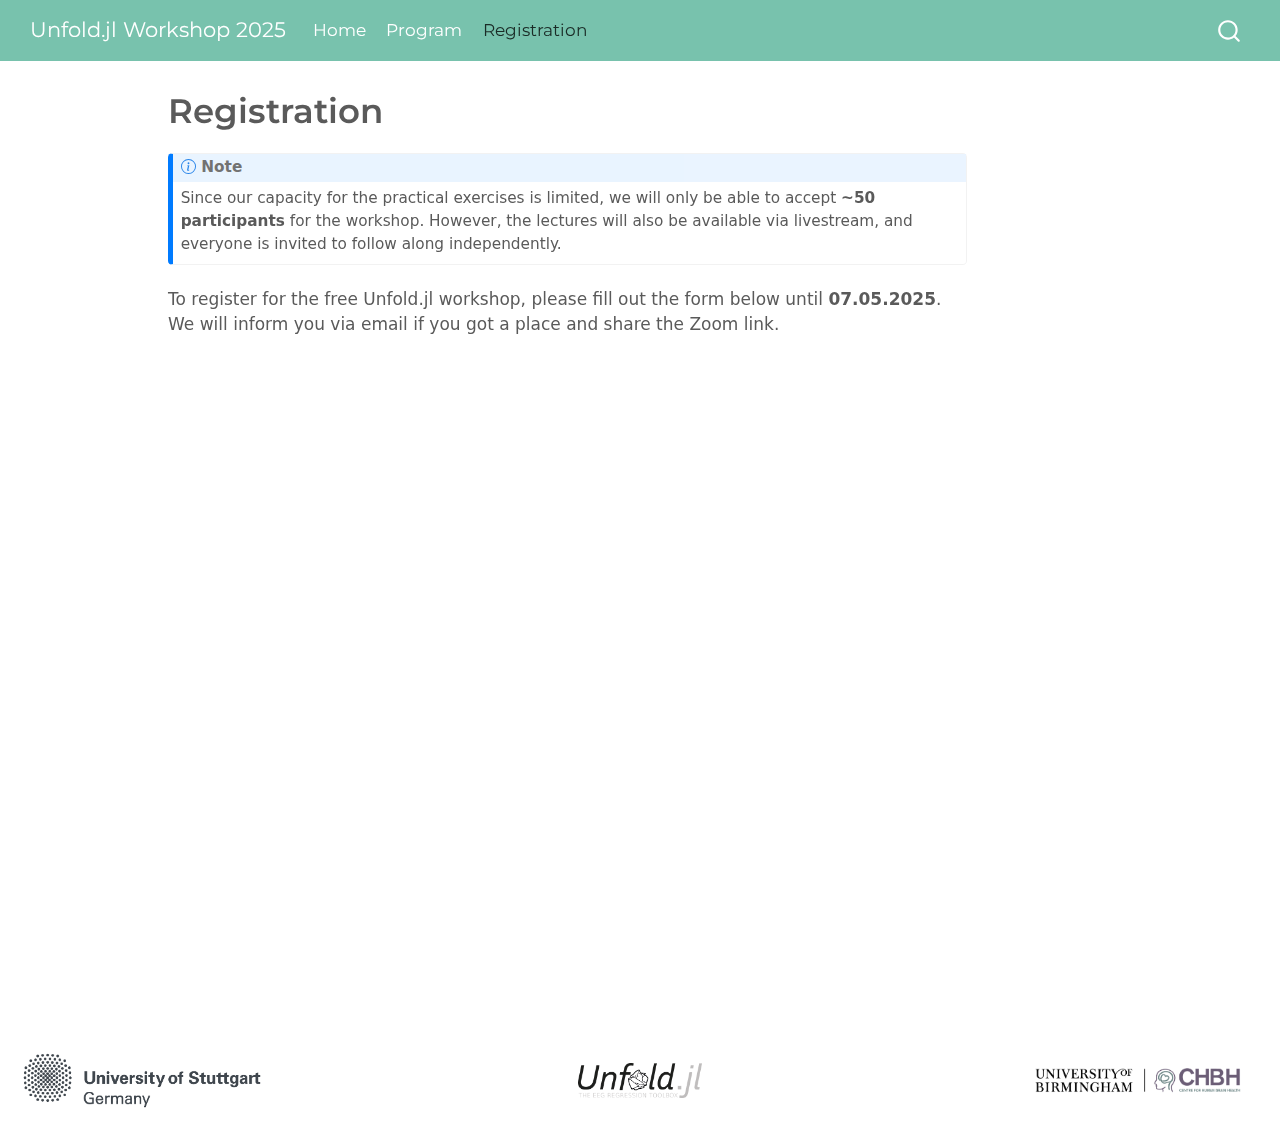
<file: registration.html>
<!DOCTYPE html>
<html xmlns="http://www.w3.org/1999/xhtml" lang="en" xml:lang="en"><head>

<meta charset="utf-8">
<meta name="generator" content="quarto-1.6.43">

<meta name="viewport" content="width=device-width, initial-scale=1.0, user-scalable=yes">


<title>Registration – Unfold.jl Workshop 2025</title>
<style>
code{white-space: pre-wrap;}
span.smallcaps{font-variant: small-caps;}
div.columns{display: flex; gap: min(4vw, 1.5em);}
div.column{flex: auto; overflow-x: auto;}
div.hanging-indent{margin-left: 1.5em; text-indent: -1.5em;}
ul.task-list{list-style: none;}
ul.task-list li input[type="checkbox"] {
  width: 0.8em;
  margin: 0 0.8em 0.2em -1em; /* quarto-specific, see https://github.com/quarto-dev/quarto-cli/issues/4556 */ 
  vertical-align: middle;
}
</style>


<script src="site_libs/quarto-nav/quarto-nav.js"></script>
<script src="site_libs/quarto-nav/headroom.min.js"></script>
<script src="site_libs/clipboard/clipboard.min.js"></script>
<script src="site_libs/quarto-search/autocomplete.umd.js"></script>
<script src="site_libs/quarto-search/fuse.min.js"></script>
<script src="site_libs/quarto-search/quarto-search.js"></script>
<meta name="quarto:offset" content="./">
<script src="site_libs/quarto-html/quarto.js"></script>
<script src="site_libs/quarto-html/popper.min.js"></script>
<script src="site_libs/quarto-html/tippy.umd.min.js"></script>
<script src="site_libs/quarto-html/anchor.min.js"></script>
<link href="site_libs/quarto-html/tippy.css" rel="stylesheet">
<link href="site_libs/quarto-html/quarto-syntax-highlighting-d4d76bf8491c20bad77d141916dc28e1.css" rel="stylesheet" id="quarto-text-highlighting-styles">
<script src="site_libs/bootstrap/bootstrap.min.js"></script>
<link href="site_libs/bootstrap/bootstrap-icons.css" rel="stylesheet">
<link href="site_libs/bootstrap/bootstrap-00ab21ae30b289d2bb57bbc7a98335af.min.css" rel="stylesheet" append-hash="true" id="quarto-bootstrap" data-mode="light">
<script id="quarto-search-options" type="application/json">{
  "location": "navbar",
  "copy-button": false,
  "collapse-after": 3,
  "panel-placement": "end",
  "type": "overlay",
  "limit": 50,
  "keyboard-shortcut": [
    "f",
    "/",
    "s"
  ],
  "show-item-context": false,
  "language": {
    "search-no-results-text": "No results",
    "search-matching-documents-text": "matching documents",
    "search-copy-link-title": "Copy link to search",
    "search-hide-matches-text": "Hide additional matches",
    "search-more-match-text": "more match in this document",
    "search-more-matches-text": "more matches in this document",
    "search-clear-button-title": "Clear",
    "search-text-placeholder": "",
    "search-detached-cancel-button-title": "Cancel",
    "search-submit-button-title": "Submit",
    "search-label": "Search"
  }
}</script>


<link rel="stylesheet" href="styles.css">
</head>

<body class="nav-fixed">

<div id="quarto-search-results"></div>
  <header id="quarto-header" class="headroom fixed-top">
    <nav class="navbar navbar-expand-lg " data-bs-theme="dark">
      <div class="navbar-container container-fluid">
      <div class="navbar-brand-container mx-auto">
    <a class="navbar-brand" href="./index.html">
    <span class="navbar-title">Unfold.jl Workshop 2025</span>
    </a>
  </div>
            <div id="quarto-search" class="" title="Search"></div>
          <button class="navbar-toggler" type="button" data-bs-toggle="collapse" data-bs-target="#navbarCollapse" aria-controls="navbarCollapse" role="menu" aria-expanded="false" aria-label="Toggle navigation" onclick="if (window.quartoToggleHeadroom) { window.quartoToggleHeadroom(); }">
  <span class="navbar-toggler-icon"></span>
</button>
          <div class="collapse navbar-collapse" id="navbarCollapse">
            <ul class="navbar-nav navbar-nav-scroll me-auto">
  <li class="nav-item">
    <a class="nav-link" href="./index.html"> 
<span class="menu-text">Home</span></a>
  </li>  
  <li class="nav-item">
    <a class="nav-link" href="./program.html"> 
<span class="menu-text">Program</span></a>
  </li>  
  <li class="nav-item">
    <a class="nav-link active" href="./registration.html" aria-current="page"> 
<span class="menu-text">Registration</span></a>
  </li>  
</ul>
          </div> <!-- /navcollapse -->
            <div class="quarto-navbar-tools">
</div>
      </div> <!-- /container-fluid -->
    </nav>
</header>
<!-- content -->
<div id="quarto-content" class="quarto-container page-columns page-rows-contents page-layout-article page-navbar">
<!-- sidebar -->
<!-- margin-sidebar -->
    <div id="quarto-margin-sidebar" class="sidebar margin-sidebar zindex-bottom">
        
    </div>
<!-- main -->
<main class="content" id="quarto-document-content">

<header id="title-block-header" class="quarto-title-block default">
<div class="quarto-title">
<h1 class="title">Registration</h1>
</div>



<div class="quarto-title-meta">

    
  
    
  </div>
  


</header>


<div class="callout callout-style-default callout-note callout-titled">
<div class="callout-header d-flex align-content-center">
<div class="callout-icon-container">
<i class="callout-icon"></i>
</div>
<div class="callout-title-container flex-fill">
Note
</div>
</div>
<div class="callout-body-container callout-body">
<p>Since our capacity for the practical exercises is limited, we will only be able to accept <strong>~50 participants</strong> for the workshop. However, the lectures will also be available via livestream, and everyone is invited to follow along independently.</p>
</div>
</div>
<p>To register for the free Unfold.jl workshop, please fill out the form below until <strong>07.05.2025</strong>. We will inform you via email if you got a place and share the Zoom link.</p>
<iframe width="750px" height="580px" src="https://forms.office.com/Pages/ResponsePage.aspx?id=z8oksN7eQUKhXDyX1VPp836-sjS8o81Eqt_rYQKX4NBUNDJXS0E3MUQxQVBMSzlTMzlEVVFBSkxFUy4u&amp;embed=true" frameborder="0" marginwidth="0" marginheight="0" style="border: none; max-width:100%; max-height:100vh" allowfullscreen="" webkitallowfullscreen="" mozallowfullscreen="" msallowfullscreen="">
</iframe>



</main> <!-- /main -->
<script id="quarto-html-after-body" type="application/javascript">
window.document.addEventListener("DOMContentLoaded", function (event) {
  const toggleBodyColorMode = (bsSheetEl) => {
    const mode = bsSheetEl.getAttribute("data-mode");
    const bodyEl = window.document.querySelector("body");
    if (mode === "dark") {
      bodyEl.classList.add("quarto-dark");
      bodyEl.classList.remove("quarto-light");
    } else {
      bodyEl.classList.add("quarto-light");
      bodyEl.classList.remove("quarto-dark");
    }
  }
  const toggleBodyColorPrimary = () => {
    const bsSheetEl = window.document.querySelector("link#quarto-bootstrap");
    if (bsSheetEl) {
      toggleBodyColorMode(bsSheetEl);
    }
  }
  toggleBodyColorPrimary();  
  const icon = "";
  const anchorJS = new window.AnchorJS();
  anchorJS.options = {
    placement: 'right',
    icon: icon
  };
  anchorJS.add('.anchored');
  const isCodeAnnotation = (el) => {
    for (const clz of el.classList) {
      if (clz.startsWith('code-annotation-')) {                     
        return true;
      }
    }
    return false;
  }
  const onCopySuccess = function(e) {
    // button target
    const button = e.trigger;
    // don't keep focus
    button.blur();
    // flash "checked"
    button.classList.add('code-copy-button-checked');
    var currentTitle = button.getAttribute("title");
    button.setAttribute("title", "Copied!");
    let tooltip;
    if (window.bootstrap) {
      button.setAttribute("data-bs-toggle", "tooltip");
      button.setAttribute("data-bs-placement", "left");
      button.setAttribute("data-bs-title", "Copied!");
      tooltip = new bootstrap.Tooltip(button, 
        { trigger: "manual", 
          customClass: "code-copy-button-tooltip",
          offset: [0, -8]});
      tooltip.show();    
    }
    setTimeout(function() {
      if (tooltip) {
        tooltip.hide();
        button.removeAttribute("data-bs-title");
        button.removeAttribute("data-bs-toggle");
        button.removeAttribute("data-bs-placement");
      }
      button.setAttribute("title", currentTitle);
      button.classList.remove('code-copy-button-checked');
    }, 1000);
    // clear code selection
    e.clearSelection();
  }
  const getTextToCopy = function(trigger) {
      const codeEl = trigger.previousElementSibling.cloneNode(true);
      for (const childEl of codeEl.children) {
        if (isCodeAnnotation(childEl)) {
          childEl.remove();
        }
      }
      return codeEl.innerText;
  }
  const clipboard = new window.ClipboardJS('.code-copy-button:not([data-in-quarto-modal])', {
    text: getTextToCopy
  });
  clipboard.on('success', onCopySuccess);
  if (window.document.getElementById('quarto-embedded-source-code-modal')) {
    const clipboardModal = new window.ClipboardJS('.code-copy-button[data-in-quarto-modal]', {
      text: getTextToCopy,
      container: window.document.getElementById('quarto-embedded-source-code-modal')
    });
    clipboardModal.on('success', onCopySuccess);
  }
    var localhostRegex = new RegExp(/^(?:http|https):\/\/localhost\:?[0-9]*\//);
    var mailtoRegex = new RegExp(/^mailto:/);
      var filterRegex = new RegExp("https:\/\/s-ccs\.github\.io\/workshop_unfold_2025\/");
    var isInternal = (href) => {
        return filterRegex.test(href) || localhostRegex.test(href) || mailtoRegex.test(href);
    }
    // Inspect non-navigation links and adorn them if external
 	var links = window.document.querySelectorAll('a[href]:not(.nav-link):not(.navbar-brand):not(.toc-action):not(.sidebar-link):not(.sidebar-item-toggle):not(.pagination-link):not(.no-external):not([aria-hidden]):not(.dropdown-item):not(.quarto-navigation-tool):not(.about-link)');
    for (var i=0; i<links.length; i++) {
      const link = links[i];
      if (!isInternal(link.href)) {
        // undo the damage that might have been done by quarto-nav.js in the case of
        // links that we want to consider external
        if (link.dataset.originalHref !== undefined) {
          link.href = link.dataset.originalHref;
        }
      }
    }
  function tippyHover(el, contentFn, onTriggerFn, onUntriggerFn) {
    const config = {
      allowHTML: true,
      maxWidth: 500,
      delay: 100,
      arrow: false,
      appendTo: function(el) {
          return el.parentElement;
      },
      interactive: true,
      interactiveBorder: 10,
      theme: 'quarto',
      placement: 'bottom-start',
    };
    if (contentFn) {
      config.content = contentFn;
    }
    if (onTriggerFn) {
      config.onTrigger = onTriggerFn;
    }
    if (onUntriggerFn) {
      config.onUntrigger = onUntriggerFn;
    }
    window.tippy(el, config); 
  }
  const noterefs = window.document.querySelectorAll('a[role="doc-noteref"]');
  for (var i=0; i<noterefs.length; i++) {
    const ref = noterefs[i];
    tippyHover(ref, function() {
      // use id or data attribute instead here
      let href = ref.getAttribute('data-footnote-href') || ref.getAttribute('href');
      try { href = new URL(href).hash; } catch {}
      const id = href.replace(/^#\/?/, "");
      const note = window.document.getElementById(id);
      if (note) {
        return note.innerHTML;
      } else {
        return "";
      }
    });
  }
  const xrefs = window.document.querySelectorAll('a.quarto-xref');
  const processXRef = (id, note) => {
    // Strip column container classes
    const stripColumnClz = (el) => {
      el.classList.remove("page-full", "page-columns");
      if (el.children) {
        for (const child of el.children) {
          stripColumnClz(child);
        }
      }
    }
    stripColumnClz(note)
    if (id === null || id.startsWith('sec-')) {
      // Special case sections, only their first couple elements
      const container = document.createElement("div");
      if (note.children && note.children.length > 2) {
        container.appendChild(note.children[0].cloneNode(true));
        for (let i = 1; i < note.children.length; i++) {
          const child = note.children[i];
          if (child.tagName === "P" && child.innerText === "") {
            continue;
          } else {
            container.appendChild(child.cloneNode(true));
            break;
          }
        }
        if (window.Quarto?.typesetMath) {
          window.Quarto.typesetMath(container);
        }
        return container.innerHTML
      } else {
        if (window.Quarto?.typesetMath) {
          window.Quarto.typesetMath(note);
        }
        return note.innerHTML;
      }
    } else {
      // Remove any anchor links if they are present
      const anchorLink = note.querySelector('a.anchorjs-link');
      if (anchorLink) {
        anchorLink.remove();
      }
      if (window.Quarto?.typesetMath) {
        window.Quarto.typesetMath(note);
      }
      if (note.classList.contains("callout")) {
        return note.outerHTML;
      } else {
        return note.innerHTML;
      }
    }
  }
  for (var i=0; i<xrefs.length; i++) {
    const xref = xrefs[i];
    tippyHover(xref, undefined, function(instance) {
      instance.disable();
      let url = xref.getAttribute('href');
      let hash = undefined; 
      if (url.startsWith('#')) {
        hash = url;
      } else {
        try { hash = new URL(url).hash; } catch {}
      }
      if (hash) {
        const id = hash.replace(/^#\/?/, "");
        const note = window.document.getElementById(id);
        if (note !== null) {
          try {
            const html = processXRef(id, note.cloneNode(true));
            instance.setContent(html);
          } finally {
            instance.enable();
            instance.show();
          }
        } else {
          // See if we can fetch this
          fetch(url.split('#')[0])
          .then(res => res.text())
          .then(html => {
            const parser = new DOMParser();
            const htmlDoc = parser.parseFromString(html, "text/html");
            const note = htmlDoc.getElementById(id);
            if (note !== null) {
              const html = processXRef(id, note);
              instance.setContent(html);
            } 
          }).finally(() => {
            instance.enable();
            instance.show();
          });
        }
      } else {
        // See if we can fetch a full url (with no hash to target)
        // This is a special case and we should probably do some content thinning / targeting
        fetch(url)
        .then(res => res.text())
        .then(html => {
          const parser = new DOMParser();
          const htmlDoc = parser.parseFromString(html, "text/html");
          const note = htmlDoc.querySelector('main.content');
          if (note !== null) {
            // This should only happen for chapter cross references
            // (since there is no id in the URL)
            // remove the first header
            if (note.children.length > 0 && note.children[0].tagName === "HEADER") {
              note.children[0].remove();
            }
            const html = processXRef(null, note);
            instance.setContent(html);
          } 
        }).finally(() => {
          instance.enable();
          instance.show();
        });
      }
    }, function(instance) {
    });
  }
      let selectedAnnoteEl;
      const selectorForAnnotation = ( cell, annotation) => {
        let cellAttr = 'data-code-cell="' + cell + '"';
        let lineAttr = 'data-code-annotation="' +  annotation + '"';
        const selector = 'span[' + cellAttr + '][' + lineAttr + ']';
        return selector;
      }
      const selectCodeLines = (annoteEl) => {
        const doc = window.document;
        const targetCell = annoteEl.getAttribute("data-target-cell");
        const targetAnnotation = annoteEl.getAttribute("data-target-annotation");
        const annoteSpan = window.document.querySelector(selectorForAnnotation(targetCell, targetAnnotation));
        const lines = annoteSpan.getAttribute("data-code-lines").split(",");
        const lineIds = lines.map((line) => {
          return targetCell + "-" + line;
        })
        let top = null;
        let height = null;
        let parent = null;
        if (lineIds.length > 0) {
            //compute the position of the single el (top and bottom and make a div)
            const el = window.document.getElementById(lineIds[0]);
            top = el.offsetTop;
            height = el.offsetHeight;
            parent = el.parentElement.parentElement;
          if (lineIds.length > 1) {
            const lastEl = window.document.getElementById(lineIds[lineIds.length - 1]);
            const bottom = lastEl.offsetTop + lastEl.offsetHeight;
            height = bottom - top;
          }
          if (top !== null && height !== null && parent !== null) {
            // cook up a div (if necessary) and position it 
            let div = window.document.getElementById("code-annotation-line-highlight");
            if (div === null) {
              div = window.document.createElement("div");
              div.setAttribute("id", "code-annotation-line-highlight");
              div.style.position = 'absolute';
              parent.appendChild(div);
            }
            div.style.top = top - 2 + "px";
            div.style.height = height + 4 + "px";
            div.style.left = 0;
            let gutterDiv = window.document.getElementById("code-annotation-line-highlight-gutter");
            if (gutterDiv === null) {
              gutterDiv = window.document.createElement("div");
              gutterDiv.setAttribute("id", "code-annotation-line-highlight-gutter");
              gutterDiv.style.position = 'absolute';
              const codeCell = window.document.getElementById(targetCell);
              const gutter = codeCell.querySelector('.code-annotation-gutter');
              gutter.appendChild(gutterDiv);
            }
            gutterDiv.style.top = top - 2 + "px";
            gutterDiv.style.height = height + 4 + "px";
          }
          selectedAnnoteEl = annoteEl;
        }
      };
      const unselectCodeLines = () => {
        const elementsIds = ["code-annotation-line-highlight", "code-annotation-line-highlight-gutter"];
        elementsIds.forEach((elId) => {
          const div = window.document.getElementById(elId);
          if (div) {
            div.remove();
          }
        });
        selectedAnnoteEl = undefined;
      };
        // Handle positioning of the toggle
    window.addEventListener(
      "resize",
      throttle(() => {
        elRect = undefined;
        if (selectedAnnoteEl) {
          selectCodeLines(selectedAnnoteEl);
        }
      }, 10)
    );
    function throttle(fn, ms) {
    let throttle = false;
    let timer;
      return (...args) => {
        if(!throttle) { // first call gets through
            fn.apply(this, args);
            throttle = true;
        } else { // all the others get throttled
            if(timer) clearTimeout(timer); // cancel #2
            timer = setTimeout(() => {
              fn.apply(this, args);
              timer = throttle = false;
            }, ms);
        }
      };
    }
      // Attach click handler to the DT
      const annoteDls = window.document.querySelectorAll('dt[data-target-cell]');
      for (const annoteDlNode of annoteDls) {
        annoteDlNode.addEventListener('click', (event) => {
          const clickedEl = event.target;
          if (clickedEl !== selectedAnnoteEl) {
            unselectCodeLines();
            const activeEl = window.document.querySelector('dt[data-target-cell].code-annotation-active');
            if (activeEl) {
              activeEl.classList.remove('code-annotation-active');
            }
            selectCodeLines(clickedEl);
            clickedEl.classList.add('code-annotation-active');
          } else {
            // Unselect the line
            unselectCodeLines();
            clickedEl.classList.remove('code-annotation-active');
          }
        });
      }
  const findCites = (el) => {
    const parentEl = el.parentElement;
    if (parentEl) {
      const cites = parentEl.dataset.cites;
      if (cites) {
        return {
          el,
          cites: cites.split(' ')
        };
      } else {
        return findCites(el.parentElement)
      }
    } else {
      return undefined;
    }
  };
  var bibliorefs = window.document.querySelectorAll('a[role="doc-biblioref"]');
  for (var i=0; i<bibliorefs.length; i++) {
    const ref = bibliorefs[i];
    const citeInfo = findCites(ref);
    if (citeInfo) {
      tippyHover(citeInfo.el, function() {
        var popup = window.document.createElement('div');
        citeInfo.cites.forEach(function(cite) {
          var citeDiv = window.document.createElement('div');
          citeDiv.classList.add('hanging-indent');
          citeDiv.classList.add('csl-entry');
          var biblioDiv = window.document.getElementById('ref-' + cite);
          if (biblioDiv) {
            citeDiv.innerHTML = biblioDiv.innerHTML;
          }
          popup.appendChild(citeDiv);
        });
        return popup.innerHTML;
      });
    }
  }
});
</script>
</div> <!-- /content -->
<footer class="footer">
  <div class="nav-footer">
    <div class="nav-footer-left">
<p><img src="assets/unistuttgart_logo_englisch.png" class="img-fluid" style="width:60.0%"></p>
</div>   
    <div class="nav-footer-center">
<p><img src="assets/logo_Unfold.jl.png" class="img-fluid" style="width:30.0%"></p>
</div>
    <div class="nav-footer-right">
<p><img src="assets/CHBH-main-landscape.png" class="img-fluid" style="width:60.0%"></p>
</div>
  </div>
</footer>




</body></html>
</file>
<file: site_libs/quarto-html/tippy.css>
.tippy-box[data-animation=fade][data-state=hidden]{opacity:0}[data-tippy-root]{max-width:calc(100vw - 10px)}.tippy-box{position:relative;background-color:#333;color:#fff;border-radius:4px;font-size:14px;line-height:1.4;white-space:normal;outline:0;transition-property:transform,visibility,opacity}.tippy-box[data-placement^=top]>.tippy-arrow{bottom:0}.tippy-box[data-placement^=top]>.tippy-arrow:before{bottom:-7px;left:0;border-width:8px 8px 0;border-top-color:initial;transform-origin:center top}.tippy-box[data-placement^=bottom]>.tippy-arrow{top:0}.tippy-box[data-placement^=bottom]>.tippy-arrow:before{top:-7px;left:0;border-width:0 8px 8px;border-bottom-color:initial;transform-origin:center bottom}.tippy-box[data-placement^=left]>.tippy-arrow{right:0}.tippy-box[data-placement^=left]>.tippy-arrow:before{border-width:8px 0 8px 8px;border-left-color:initial;right:-7px;transform-origin:center left}.tippy-box[data-placement^=right]>.tippy-arrow{left:0}.tippy-box[data-placement^=right]>.tippy-arrow:before{left:-7px;border-width:8px 8px 8px 0;border-right-color:initial;transform-origin:center right}.tippy-box[data-inertia][data-state=visible]{transition-timing-function:cubic-bezier(.54,1.5,.38,1.11)}.tippy-arrow{width:16px;height:16px;color:#333}.tippy-arrow:before{content:"";position:absolute;border-color:transparent;border-style:solid}.tippy-content{position:relative;padding:5px 9px;z-index:1}
</file>
<file: site_libs/quarto-html/quarto-syntax-highlighting-d4d76bf8491c20bad77d141916dc28e1.css>
/* quarto syntax highlight colors */
:root {
  --quarto-hl-ot-color: #003B4F;
  --quarto-hl-at-color: #657422;
  --quarto-hl-ss-color: #20794D;
  --quarto-hl-an-color: #5E5E5E;
  --quarto-hl-fu-color: #4758AB;
  --quarto-hl-st-color: #20794D;
  --quarto-hl-cf-color: #003B4F;
  --quarto-hl-op-color: #5E5E5E;
  --quarto-hl-er-color: #AD0000;
  --quarto-hl-bn-color: #AD0000;
  --quarto-hl-al-color: #AD0000;
  --quarto-hl-va-color: #111111;
  --quarto-hl-bu-color: inherit;
  --quarto-hl-ex-color: inherit;
  --quarto-hl-pp-color: #AD0000;
  --quarto-hl-in-color: #5E5E5E;
  --quarto-hl-vs-color: #20794D;
  --quarto-hl-wa-color: #5E5E5E;
  --quarto-hl-do-color: #5E5E5E;
  --quarto-hl-im-color: #00769E;
  --quarto-hl-ch-color: #20794D;
  --quarto-hl-dt-color: #AD0000;
  --quarto-hl-fl-color: #AD0000;
  --quarto-hl-co-color: #5E5E5E;
  --quarto-hl-cv-color: #5E5E5E;
  --quarto-hl-cn-color: #8f5902;
  --quarto-hl-sc-color: #5E5E5E;
  --quarto-hl-dv-color: #AD0000;
  --quarto-hl-kw-color: #003B4F;
}

/* other quarto variables */
:root {
  --quarto-font-monospace: SFMono-Regular, Menlo, Monaco, Consolas, "Liberation Mono", "Courier New", monospace;
}

pre > code.sourceCode > span {
  color: #003B4F;
}

code span {
  color: #003B4F;
}

code.sourceCode > span {
  color: #003B4F;
}

div.sourceCode,
div.sourceCode pre.sourceCode {
  color: #003B4F;
}

code span.ot {
  color: #003B4F;
  font-style: inherit;
}

code span.at {
  color: #657422;
  font-style: inherit;
}

code span.ss {
  color: #20794D;
  font-style: inherit;
}

code span.an {
  color: #5E5E5E;
  font-style: inherit;
}

code span.fu {
  color: #4758AB;
  font-style: inherit;
}

code span.st {
  color: #20794D;
  font-style: inherit;
}

code span.cf {
  color: #003B4F;
  font-weight: bold;
  font-style: inherit;
}

code span.op {
  color: #5E5E5E;
  font-style: inherit;
}

code span.er {
  color: #AD0000;
  font-style: inherit;
}

code span.bn {
  color: #AD0000;
  font-style: inherit;
}

code span.al {
  color: #AD0000;
  font-style: inherit;
}

code span.va {
  color: #111111;
  font-style: inherit;
}

code span.bu {
  font-style: inherit;
}

code span.ex {
  font-style: inherit;
}

code span.pp {
  color: #AD0000;
  font-style: inherit;
}

code span.in {
  color: #5E5E5E;
  font-style: inherit;
}

code span.vs {
  color: #20794D;
  font-style: inherit;
}

code span.wa {
  color: #5E5E5E;
  font-style: italic;
}

code span.do {
  color: #5E5E5E;
  font-style: italic;
}

code span.im {
  color: #00769E;
  font-style: inherit;
}

code span.ch {
  color: #20794D;
  font-style: inherit;
}

code span.dt {
  color: #AD0000;
  font-style: inherit;
}

code span.fl {
  color: #AD0000;
  font-style: inherit;
}

code span.co {
  color: #5E5E5E;
  font-style: inherit;
}

code span.cv {
  color: #5E5E5E;
  font-style: italic;
}

code span.cn {
  color: #8f5902;
  font-style: inherit;
}

code span.sc {
  color: #5E5E5E;
  font-style: inherit;
}

code span.dv {
  color: #AD0000;
  font-style: inherit;
}

code span.kw {
  color: #003B4F;
  font-weight: bold;
  font-style: inherit;
}

.prevent-inlining {
  content: "</";
}

/*# sourceMappingURL=c9c5d451c23b744f9cb2c98992a0aef2.css.map */
</file>
<file: styles.css>
/* css styles */
</file>
<file: site_libs/quarto-html/quarto-syntax-highlighting-2f5df379a58b258e96c21c0638c20c03.css>
/* quarto syntax highlight colors */
:root {
  --quarto-hl-ot-color: #003B4F;
  --quarto-hl-at-color: #657422;
  --quarto-hl-ss-color: #20794D;
  --quarto-hl-an-color: #5E5E5E;
  --quarto-hl-fu-color: #4758AB;
  --quarto-hl-st-color: #20794D;
  --quarto-hl-cf-color: #003B4F;
  --quarto-hl-op-color: #5E5E5E;
  --quarto-hl-er-color: #AD0000;
  --quarto-hl-bn-color: #AD0000;
  --quarto-hl-al-color: #AD0000;
  --quarto-hl-va-color: #111111;
  --quarto-hl-bu-color: inherit;
  --quarto-hl-ex-color: inherit;
  --quarto-hl-pp-color: #AD0000;
  --quarto-hl-in-color: #5E5E5E;
  --quarto-hl-vs-color: #20794D;
  --quarto-hl-wa-color: #5E5E5E;
  --quarto-hl-do-color: #5E5E5E;
  --quarto-hl-im-color: #00769E;
  --quarto-hl-ch-color: #20794D;
  --quarto-hl-dt-color: #AD0000;
  --quarto-hl-fl-color: #AD0000;
  --quarto-hl-co-color: #5E5E5E;
  --quarto-hl-cv-color: #5E5E5E;
  --quarto-hl-cn-color: #8f5902;
  --quarto-hl-sc-color: #5E5E5E;
  --quarto-hl-dv-color: #AD0000;
  --quarto-hl-kw-color: #003B4F;
}

/* other quarto variables */
:root {
  --quarto-font-monospace: SFMono-Regular, Menlo, Monaco, Consolas, "Liberation Mono", "Courier New", monospace;
}

pre > code.sourceCode > span {
  color: #003B4F;
}

code span {
  color: #003B4F;
}

code.sourceCode > span {
  color: #003B4F;
}

div.sourceCode,
div.sourceCode pre.sourceCode {
  color: #003B4F;
}

code span.ot {
  color: #003B4F;
  font-style: inherit;
}

code span.at {
  color: #657422;
  font-style: inherit;
}

code span.ss {
  color: #20794D;
  font-style: inherit;
}

code span.an {
  color: #5E5E5E;
  font-style: inherit;
}

code span.fu {
  color: #4758AB;
  font-style: inherit;
}

code span.st {
  color: #20794D;
  font-style: inherit;
}

code span.cf {
  color: #003B4F;
  font-weight: bold;
  font-style: inherit;
}

code span.op {
  color: #5E5E5E;
  font-style: inherit;
}

code span.er {
  color: #AD0000;
  font-style: inherit;
}

code span.bn {
  color: #AD0000;
  font-style: inherit;
}

code span.al {
  color: #AD0000;
  font-style: inherit;
}

code span.va {
  color: #111111;
  font-style: inherit;
}

code span.bu {
  font-style: inherit;
}

code span.ex {
  font-style: inherit;
}

code span.pp {
  color: #AD0000;
  font-style: inherit;
}

code span.in {
  color: #5E5E5E;
  font-style: inherit;
}

code span.vs {
  color: #20794D;
  font-style: inherit;
}

code span.wa {
  color: #5E5E5E;
  font-style: italic;
}

code span.do {
  color: #5E5E5E;
  font-style: italic;
}

code span.im {
  color: #00769E;
  font-style: inherit;
}

code span.ch {
  color: #20794D;
  font-style: inherit;
}

code span.dt {
  color: #AD0000;
  font-style: inherit;
}

code span.fl {
  color: #AD0000;
  font-style: inherit;
}

code span.co {
  color: #5E5E5E;
  font-style: inherit;
}

code span.cv {
  color: #5E5E5E;
  font-style: italic;
}

code span.cn {
  color: #8f5902;
  font-style: inherit;
}

code span.sc {
  color: #5E5E5E;
  font-style: inherit;
}

code span.dv {
  color: #AD0000;
  font-style: inherit;
}

code span.kw {
  color: #003B4F;
  font-weight: bold;
  font-style: inherit;
}

.prevent-inlining {
  content: "</";
}

/*# sourceMappingURL=35eb38a806ee71ea6d2563be2308c832.css.map */
</file>
